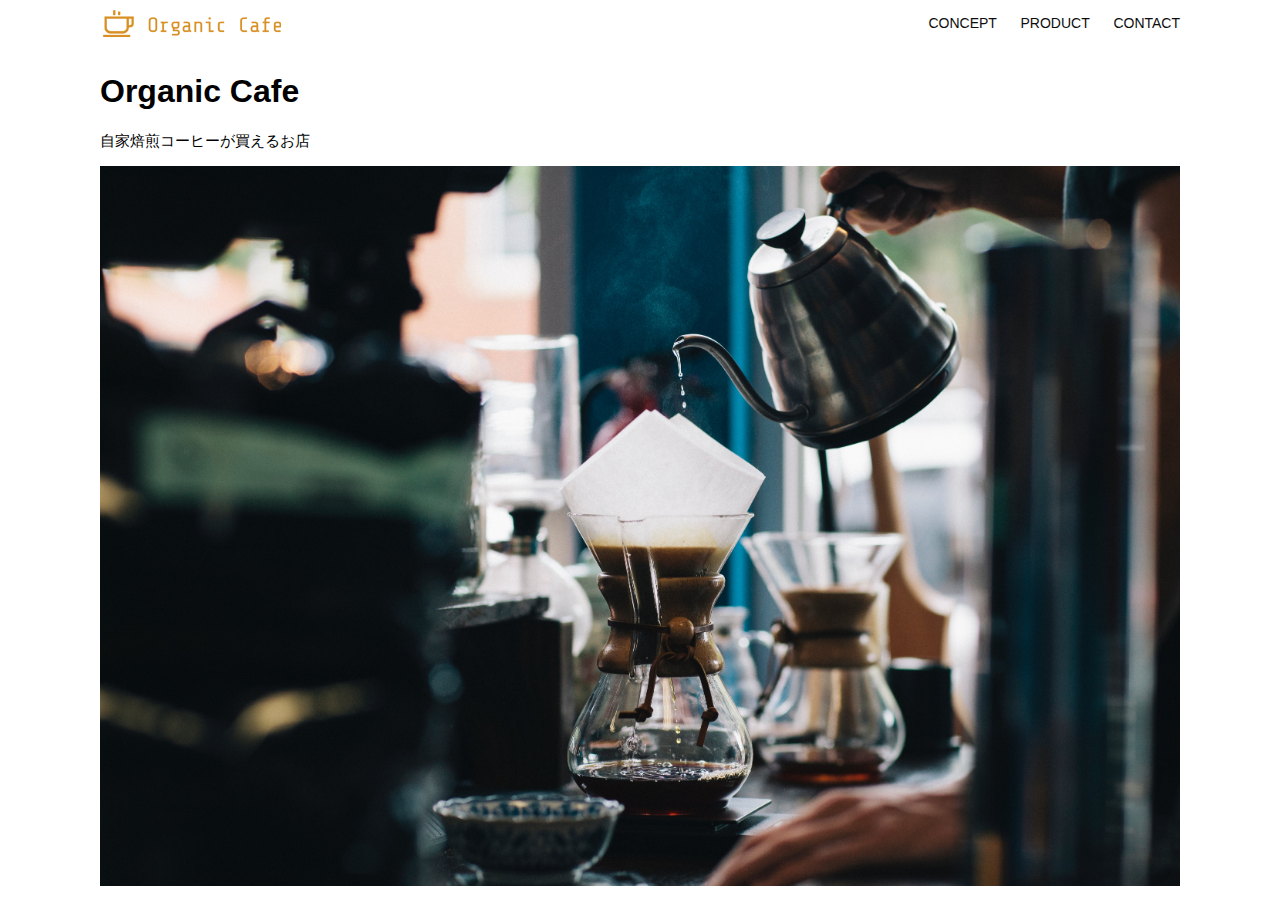
<file: kadai_013/index.html>
<!DOCTYPE html>
<html>
  <head>
    <title>Organic Cafe</title>
    <meta charset="UTF-8" />
    <meta
      name="description"
      content="自家焙煎のコーヒーがお家で楽しめるOrganic Cafe"
    />
    <meta name="viewport" content="width=device-width, initial-scale=1.0" />
    <link rel="stylesheet" href="style.css" />
  </head>
  <body>
    <!-- ヘッダー -->
    <header>
      <!-- ロゴ -->
      <a href="index.html" id="logo"
        ><img src="images/logo.png" alt="トップページに戻る"
      /></a>

      <!-- PC用ナビゲーション -->
      
      <nav id="nav-pc">
        <a href="index.html#concept">CONCEPT</a>
        <a href="index.html#product">PRODUCT</a>
        <a href="index.html#contact">CONTACT</a>
      </nav>

      <!-- ハンバーガーメニュー -->
      <img id="menu-sp" src="images/button-menu.png" alt="ナビゲーションを開く" onclick="document.getElementById('nav-sp').style.display = 'block'">
      <!--スマホ用ナビゲーション -->
      <nav id="nav-sp">
        <img id="close" src="images/button-close.png" alt="ナビゲーションを閉じる" onclick="document.getElementById('nav-sp').style.display = 'none'">
        <a id="logo-sp" href="index.html" onclick="document.getElementById('nav-sp').style.display = 'none'"><img src="images/logo-sp.png" alt="トップページに戻る"></a>
        <a class="menu" href="index.html#concept" onclick="document.getElementById('nav-sp').style.display = 'none'">CONCEPT</a>
        <a class="menu" href="index.html#product" onclick="document.getElementById('nav-sp').style.display = 'none'">PRODUCT</a>
        <a class="menu" href="index.html#contact" onclick="document.getElementById('nav-sp').style.display = 'none'">CONTACT</a>
      </nav>
      
    </header>
    <main>
      <article>
        <!-- メインビジュアル -->
        <section id="main-visual">
          <div id="main-message">
            <h1>Organic Cafe</h1>
            <p>自家焙煎コーヒーが買えるお店</p>
          </div>
          <img
            src="images/main-image.jpg"
            alt="コーヒーをハンドドリップで淹れる画像"
          />
        </section>
      </article>
    </main>
  </body>
</html>
</file>
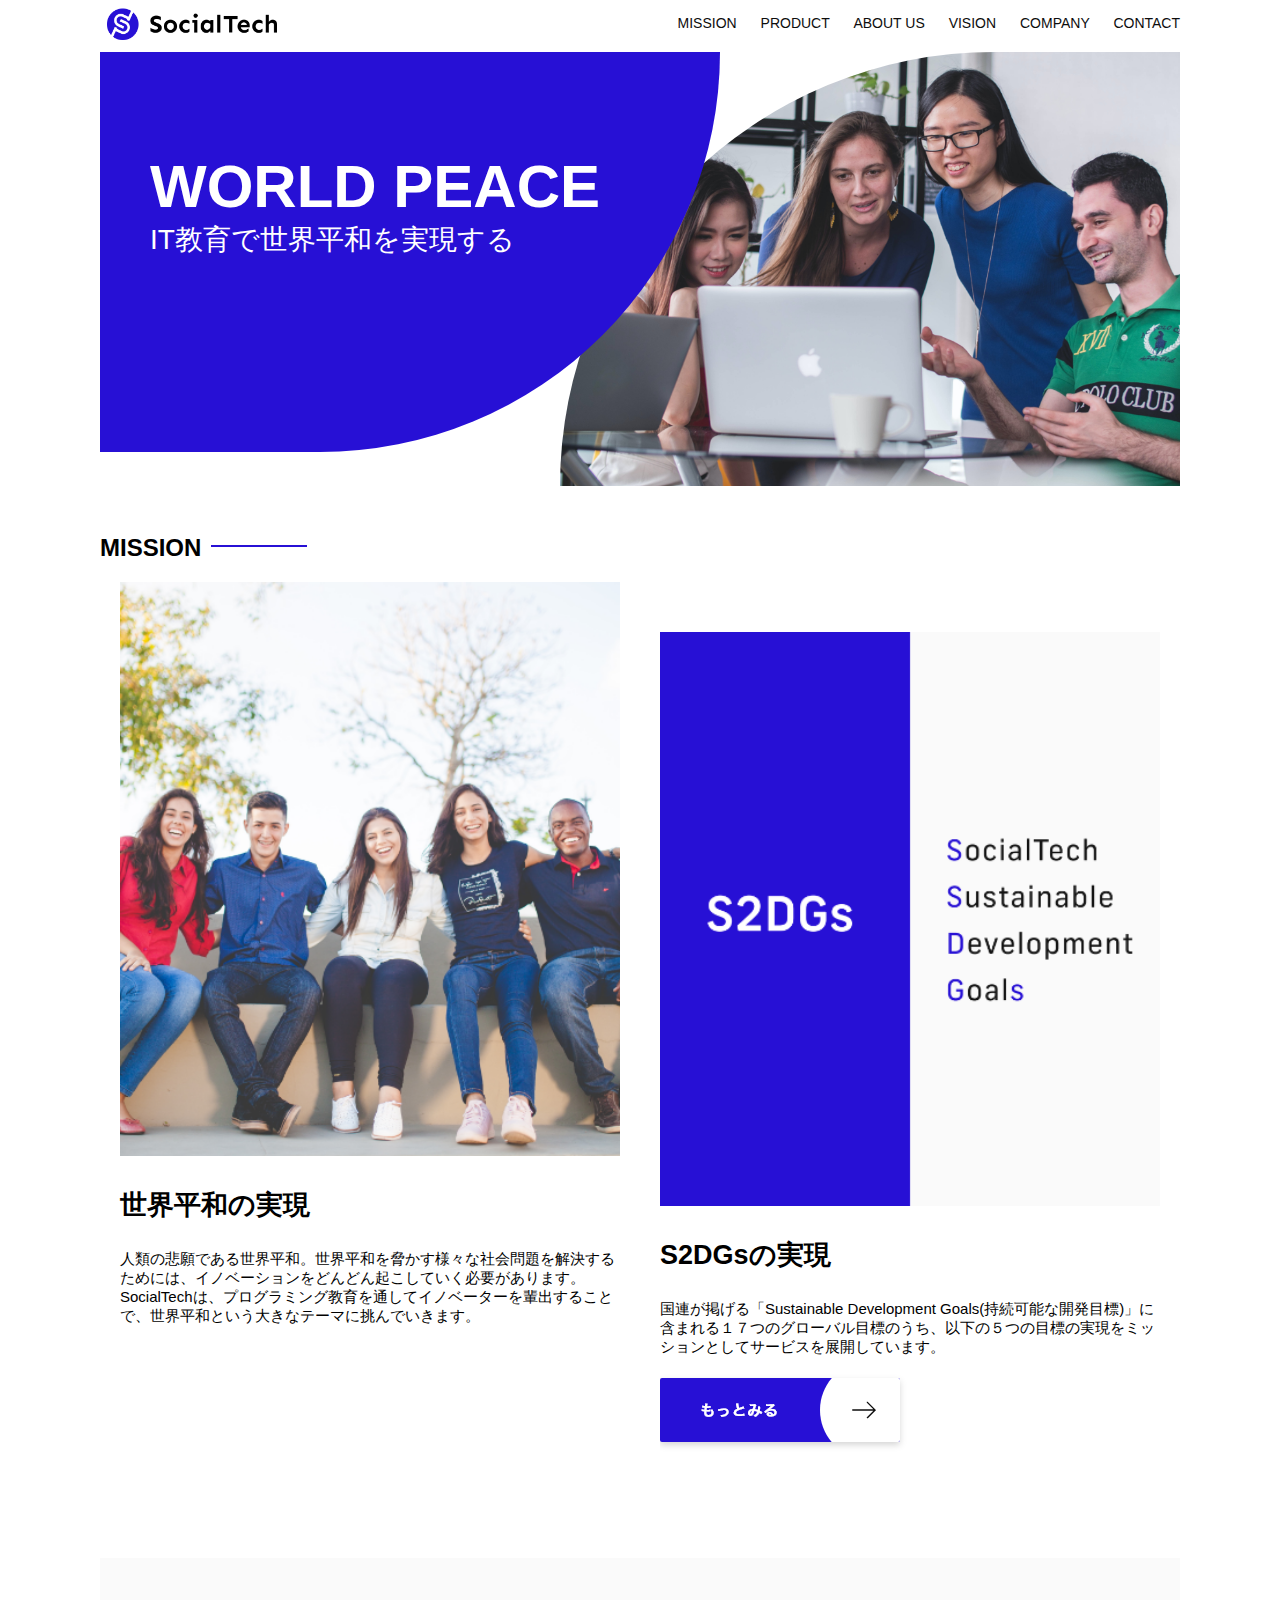
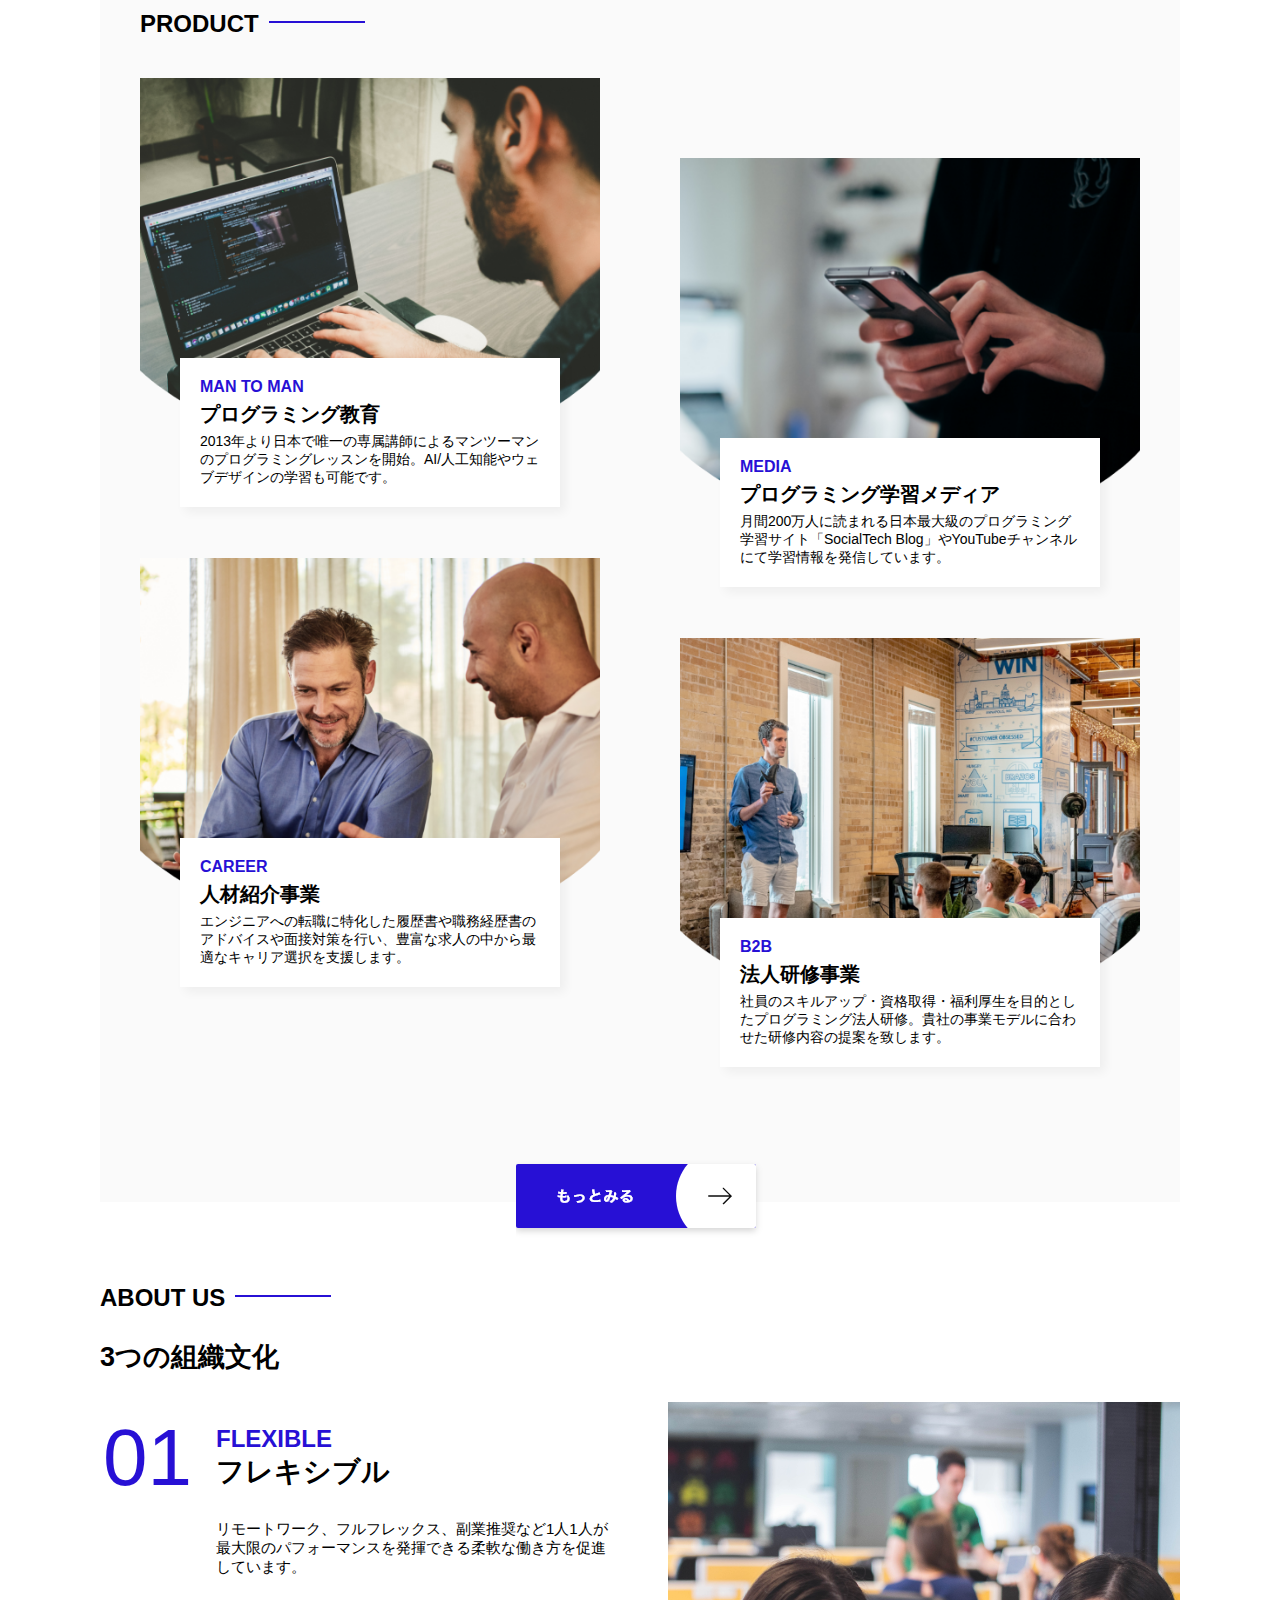
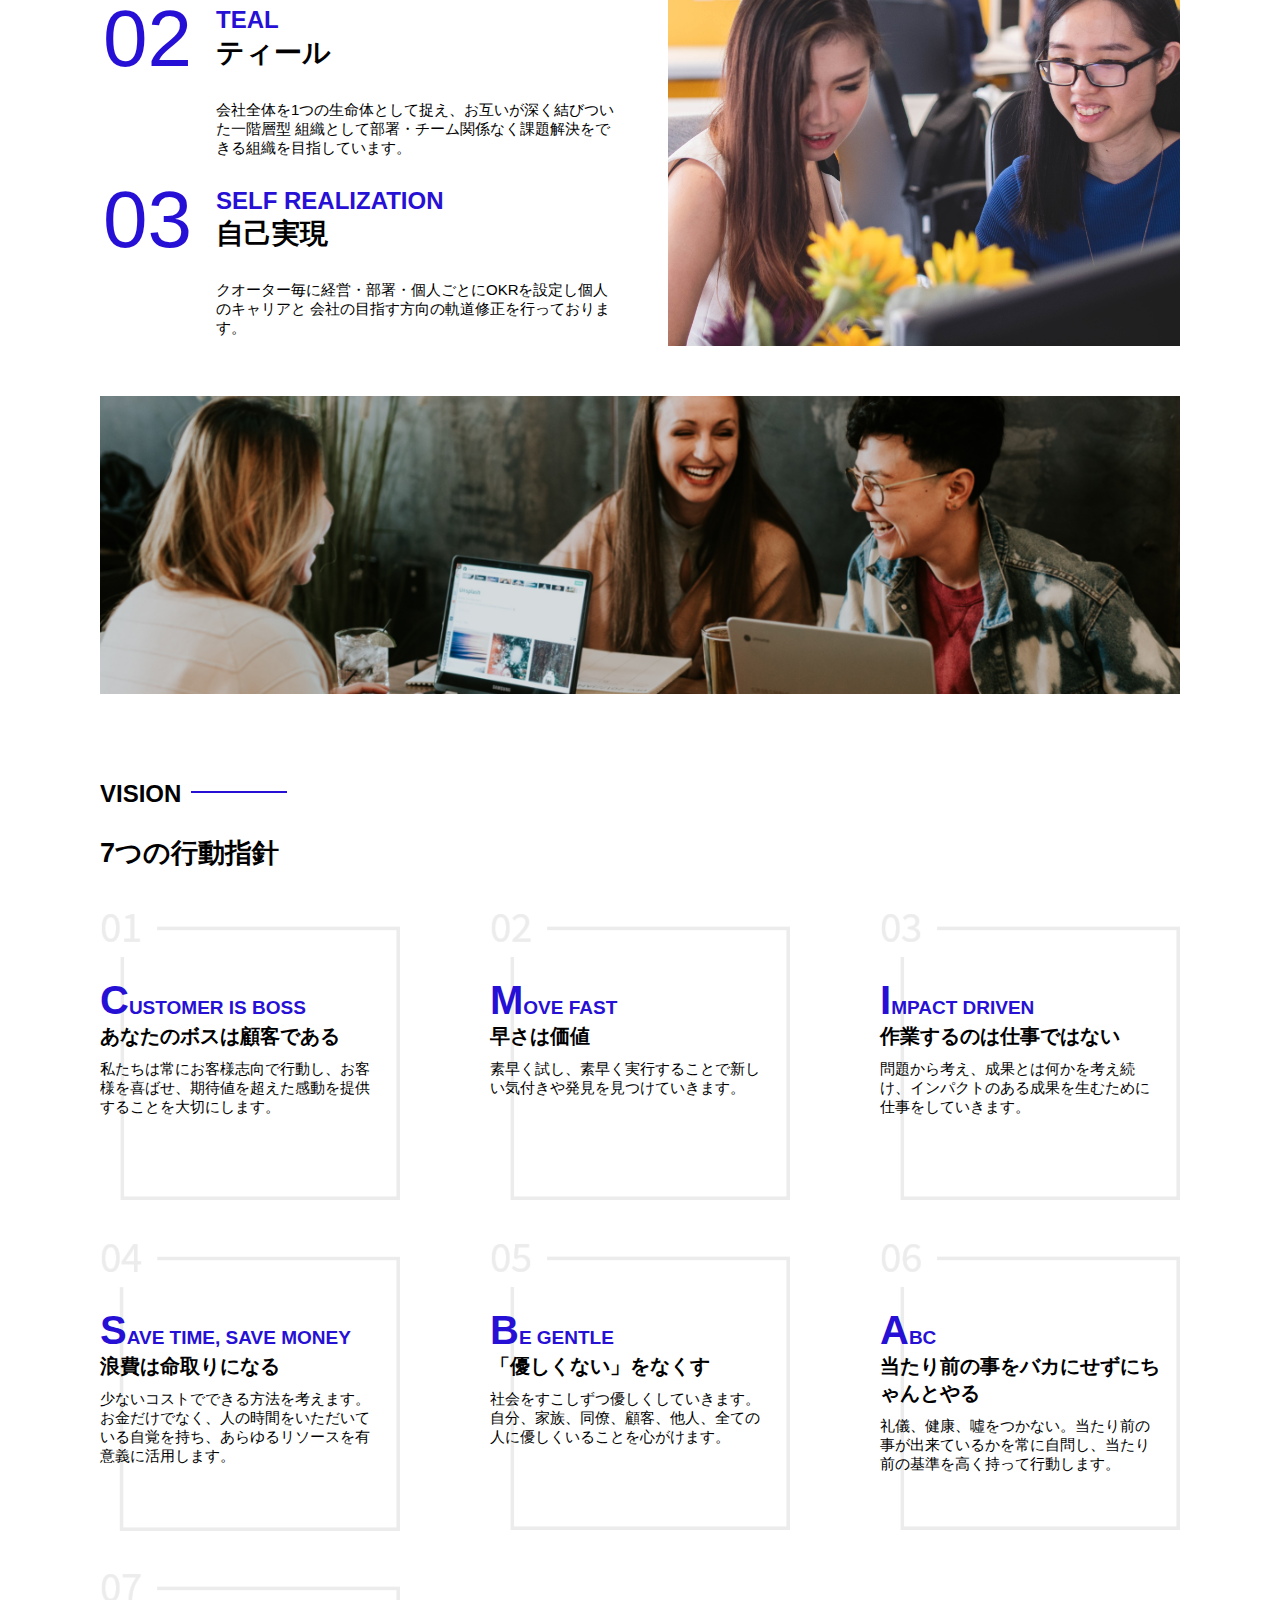
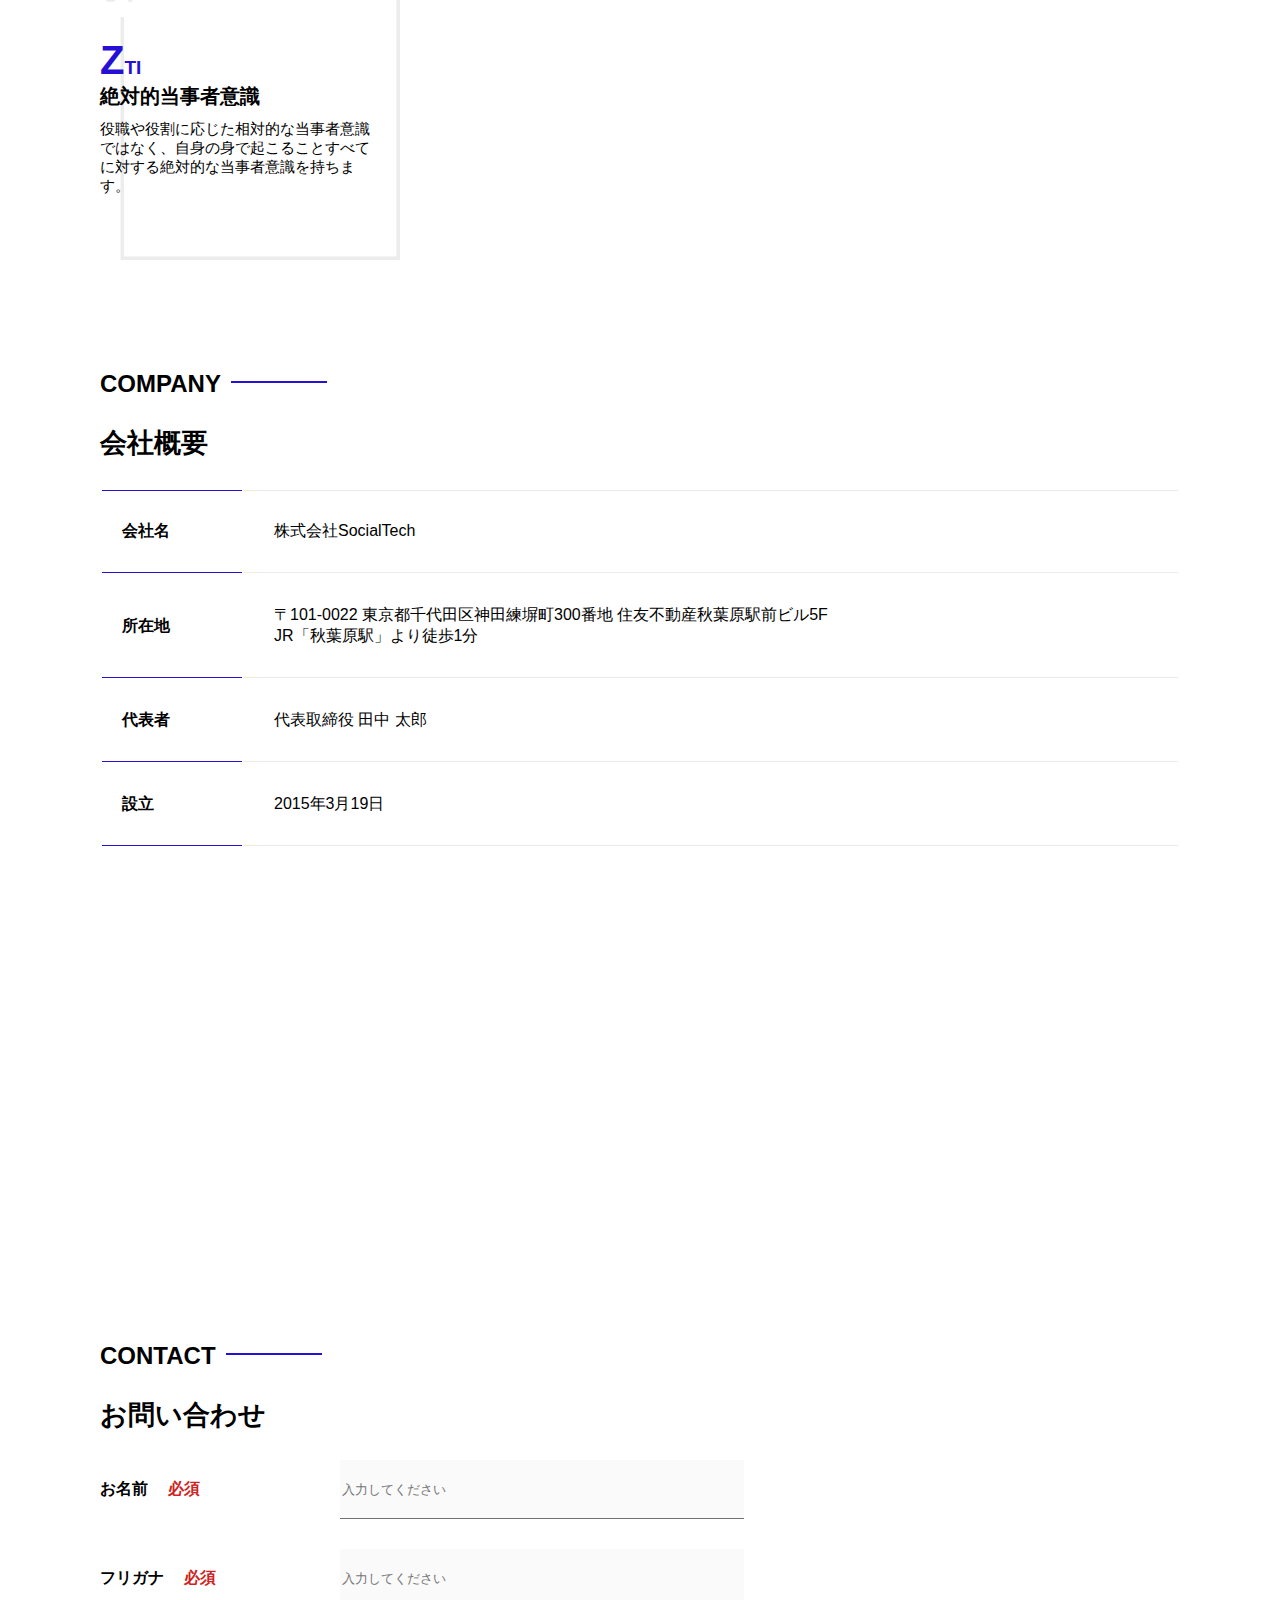
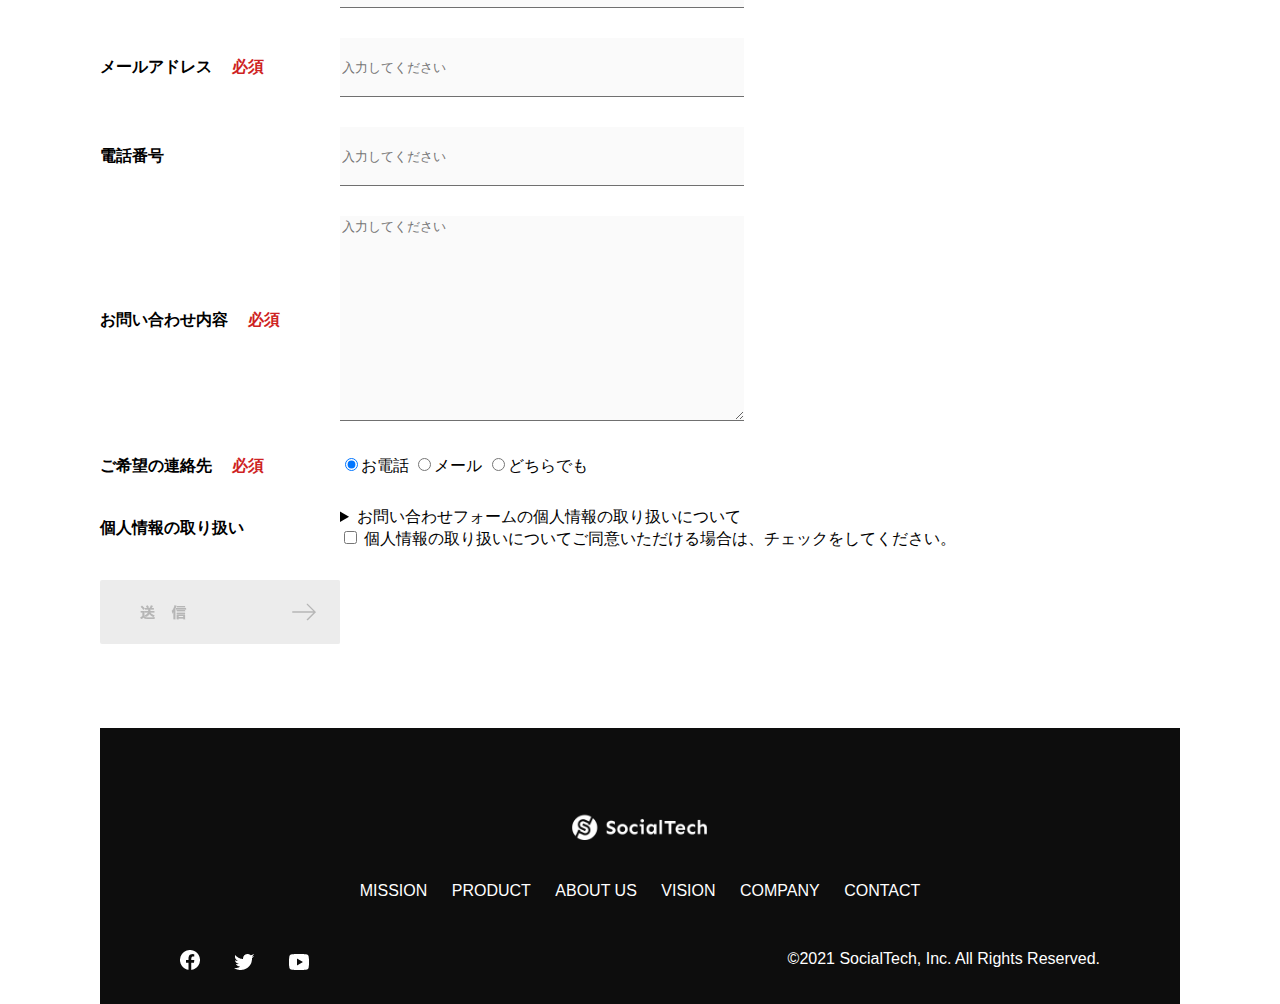
<file: kadai_tutorial_output/index.html>
<!DOCTYPE html>
<html>
  <head>
    <title>SocialTech</title>
    <meta charset="utf-8">
    <meta name="description" content="SocialTechはEdTech業界のリーディングカンパニーを目指します。">
    <meta name="viewport" content="width=device-width, initial-scale=1.0">
    <link rel="stylesheet" href="style.css">
  </head>

  <body>
    <!--ヘッダー-->
    <header>
      <!--ロゴ-->
      <a href="index.html" id="logo"><img src="images/logo.png" alt="トップページに戻る"></a>

      <!--PC用ナビゲーション-->
      <nav id="nav-pc">
        <a href="mission.html">MISSION</a>
        <a href="product.html">PRODUCT</a>
        <a href="index.html#aboutus">ABOUT US</a>
        <a href="index.html#vision">VISION</a>
        <a href="index.html#company">COMPANY</a>
        <a href="index.html#contact">CONTACT</a>
      </nav>

      <!-- スマホ用メニューボタン -->
      <img id="menu-sp" src="images/button-menu.png" alt="ナビゲーションを開く" onclick="document.getElementById('nav-sp').style.display = 'block'">

      <!-- スマホ用ナビゲーション -->
      <nav id="nav-sp">
        <img id="close" src="images/button-close.png" alt="ナビゲーションを閉じる" onclick="document.getElementById('nav-sp').style.display = 'none'">
        <a id="logo-sp" href="index.html" onclick="document.getElementById('nav-sp').style.display = 'none'"><img 
          src="images/logo-sp.png" alt="トップページに戻る"></a>
        <a class="menu" href="mission.html" onclick="document.getElementById('nav-sp').style.display = 'none'">MISSION</a>
        <a class="menu" href="product.html" onclick="document.getElementById('nav-sp').style.display = 'none'">PRODUCT</a>
        <a class="menu" href="index.html#aboutus" onclick="document.getElementById('nav-sp').style.display = 'none'">ABOUT
           US</a>
        <a class="menu" href="index.html#vision"
         onclick="document.getElementById('nav-sp').style.display = 'none'">VISION</a>
        <a class="menu" href="index.html#company"
         onclick="document.getElementById('nav-sp').style.display = 'none'">COMPANY</a>
        <a class="menu" href="index.html#contact"
         onclick="document.getElementById('nav-sp').style.display = 'none'">CONTACT</a>
      <div id="sns">
        <a href="https://www.facebook.com/sejuku2013"><img src="images/button-facebook.png" alt="Facebookのリンク"></a>
        <a href="https://twitter.com/samuraijuku"><img src="images/button-twitter.png" alt="Twitterのリンク"></a>
        <a href="https://www.youtube.com/channel/UCCFOQO5aDK0xXam4cUQXT8g"><img src="images/button-youtube.png" alt="YouTubeのリンク"></a>
        </div>
      </nav>
    </header>
    <main>
      <article>
        <!--メインビジュアル-->
        <section id="main-visual">
          <div id="main-message">
            <h1>WORLD PEACE</h1>
            <p>IT教育で世界平和を実現する</p>
          </div>
          <img src="images/index/index-main.png" alt="PCの周りに集まる多国籍の仲間たち">
        </section>
        <!--ミッション-->
        <section id="mission">
          <h2 class="index-h2">MISSION</h2>
          <div id="mission-flex">
            <div>
              <img id="mission-photo" src="images/index/index-mission.png" alt="屋外のベンチで写真を撮影する多国籍の仲間たち">
              <h3>世界平和の実現</h3>
              <p>
                人類の悲願である世界平和。世界平和を脅かす様々な社会問題を解決するためには、イノベーションをどんどん起こしていく必要があります。SocialTechは、プログラミング教育を通してイノベーターを輩出することで、世界平和という大きなテーマに挑んでいきます。
              </p>
            </div>
            <div>
              <img id="s2dgs" src="images/index/s2dgs.png" alt="S2DGs">
              <h3>S2DGsの実現</h3>
              <p>国連が掲げる「Sustainable Development Goals(持続可能な開発目標)」に含まれる１７つのグローバル目標のうち、以下の５つの目標の実現をミッションとしてサービスを展開しています。</p>
              <a href="mission.html">
                <img src="images/button-more.png" alt="もっとみる">
              </a>
            </div>
          </div>
        </section>
        <!--プロダクト-->
        <section id="product">
          <h2 class="index-h2">PRODUCT</h2>
          <div>
            <div id="product-left">
              <div>
                <img class="product-photo" src="images/index/index-mantoman.png" alt="PCでコードを書く男性">
                <div class="product-explain">
                  <span>MAN TO MAN</span>
                  <h3>プログラミング教育</h3>
                  <p>2013年より日本で唯一の専属講師によるマンツーマンのプログラミングレッスンを開始。AI/人工知能やウェブデザインの学習も可能です。</p>
                </div>
              </div>
              <div>
              <img class="product-photo" src="images/index/index-career.png" alt="笑顔で話し合う2人の男性">
              <div class="product-explain">
                <span>CAREER</span>
                <h3>人材紹介事業</h3>
                <p>エンジニアへの転職に特化した履歴書や職務経歴書のアドバイスや面接対策を行い、豊富な求人の中から最適なキャリア選択を支援します。</p>
              </div>
              </div>
            </div>
            <div id="product-right">
              <div>
                <img class="product-photo" src="images/index/index-media.png" alt="スマートフォンを操作する人">
                <div class="product-explain">
                  <span>MEDIA</span>
                  <h3>プログラミング学習メディア</h3>
                  <p>月間200万人に読まれる日本最大級のプログラミング学習サイト「SocialTech Blog」やYouTubeチャンネルにて学習情報を発信しています。</p>
                </div>
              </div>
              <div>
                <img class="product-photo" src="images/index/index-b2b.png" alt="講演中の男性とそれを聴く人々">
                <div class="product-explain">
                  <span>B2B</span>
                  <h3>法人研修事業</h3>
                  <p>社員のスキルアップ・資格取得・福利厚生を目的としたプログラミング法人研修。貴社の事業モデルに合わせた研修内容の提案を致します。</p>
                </div>
              </div>
            </div>
          </div>
          <div>
            <a id="product-more" href="product.html">
              <img src="images/button-more.png" alt="もっとみる">
            </a>
          </div>
        </section>
        <!-- ABOUT US -->
        <section id="aboutus">
          <h2 class="index-h2">ABOUT US</h2>
          <h3>3つの組織文化</h3>
          <div>
            <table class="culture-table">
              <tr>
                <td>
                  <span class="culture-num">01</span>
                </td>
                <td>
                  <span class="culture-en">FLEXIBLE</span>
                  <span class="culture-jp">フレキシブル</span>
                </td>
              </tr>
              <tr>
                <td>
                  <!-- 空のセル -->
                </td>
                <td>
                  <p class="culture-description">
                    リモートワーク、フルフレックス、副業推奨など1人1人が最大限のパフォーマンスを発揮できる柔軟な働き方を促進しています。
                  </p>
                </td>
              </tr>
              <tr>
                <td>
                  <span class="culture-num">02</span>
                </td>
                <td>
                  <span class="culture-en">TEAL</span>
                  <span class="culture-jp">ティール</span>
                </td>
              </tr>
              <tr>
                <td>
                  <!-- 空のセル -->
                </td>
                <td>
                  <p class="culture-description">
                    会社全体を1つの生命体として捉え、お互いが深く結びついた一階層型
                    組織として部署・チーム関係なく課題解決をできる組織を目指しています。
                  </p>
                </td>
              </tr>
              <tr>
                <td>
                  <span class="culture-num">03</span>
                </td>
                <td>
                  <span class="culture-en">SELF REALIZATION</span>
                  <span class="culture-jp">自己実現</span>
                </td>
              </tr>
              <tr>
                <td>
                  <!-- 空のセル -->
                </td>
                <td>
                  <p class="culture-description">
                    クオーター毎に経営・部署・個人ごとにOKRを設定し個人のキャリアと
                    会社の目指す方向の軌道修正を行っております。
                  </p>
                </td>
              </tr>
          </table>
          <img class="culture-img" src="images/index/index-aboutus1.png" alt="笑顔で話し合う2人の女性">
          </div>
          <img class="culture-img2" src="images/index/index-aboutus2.png" alt="笑顔で話し合う3人の男女">
        </section>
        <!-- VISION -->
        <section id="vision">
          <h2 class="index-h2">VISION</h2>
          <h3>7つの行動指針</h3>
          <div>
            <div class="vision-box">
              <img src="images/index/vision-01.png" alt="01">
              <span>
                <h4>CUSTOMER IS BOSS</h4>
                <h5>あなたのボスは顧客である</h5>
                <p>私たちは常にお客様志向で行動し、お客様を喜ばせ、期待値を超えた感動を提供することを大切にします。</p>
              </span>
            </div>
            <div class="vision-box">
              <img src="images/index/vision-02.png" alt="02">
              <span>
                <h4>MOVE FAST</h4>
                <h5>早さは価値</h5>
                <p>素早く試し、素早く実行することで新しい気付きや発見を見つけていきます。</p>
              </span>
            </div>
            <div class="vision-box">
              <img src="images/index/vision-03.png" alt="03">
              <span>
                <h4>IMPACT DRIVEN</h4>
                <h5>作業するのは仕事ではない</h5>
                <p>問題から考え、成果とは何かを考え続け、インパクトのある成果を生むために仕事をしていきます。</p>
              </span>
            </div>
            <div class="vision-box">
              <img src="images/index/vision-04.png" alt="04">
              <span>
                <h4>SAVE TIME, SAVE MONEY</h4>
                <h5>浪費は命取りになる</h5>
                <p>少ないコストでできる方法を考えます。お金だけでなく、人の時間をいただいている自覚を持ち、あらゆるリソースを有意義に活用します。</p>
              </span>
            </div>
            <div class="vision-box">
              <img src="images/index/vision-05.png" alt="05">
              <span>
                <h4>BE GENTLE</h4>
                <h5>「優しくない」をなくす</h5>
                <p>社会をすこしずつ優しくしていきます。自分、家族、同僚、顧客、他人、全ての人に優しくいることを心がけます。</p>
              </span>
            </div>
            <div class="vision-box">
              <img src="images/index/vision-06.png" alt="06">
              <span>
                <h4>ABC</h4>
                <h5>当たり前の事をバカにせずにちゃんとやる</h5>
                <p>礼儀、健康、噓をつかない。当たり前の事が出来ているかを常に自問し、当たり前の基準を高く持って行動します。</p>
              </span>
            </div>
            <div class="vision-box">
              <img src="images/index/vision-07.png" alt="07">
              <span>
                <h4>ZTI</h4>
                <h5>絶対的当事者意識</h5>
                <p>役職や役割に応じた相対的な当事者意識ではなく、自身の身で起こることすべてに対する絶対的な当事者意識を持ちます。</p>
              </span>
            </div>
          </div>
        </section>
        <!-- COMPANY -->
        <section id="company">
          <h2 class="index-h2">COMPANY</h2>
          <h3>会社概要</h3>
          <table id="company-table">
            <tr>
              <th class="tableheader-first">会社名</th>
              <td class="cell-first">株式会社SocialTech</td>
            </tr>
            <tr>
              <th class="tableheader">所在地</th>
              <td class="cell">〒101-0022 東京都千代田区神田練塀町300番地 住友不動産秋葉原駅前ビル5F<br>JR「秋葉原駅」より徒歩1分</td>
            </tr>
            <tr>
              <th class="tableheader">代表者</th>
              <td class="cell">代表取締役 田中 太郎</td>
            </tr>
            <tr>
              <th class="tableheader">設立</th>
              <td class="cell">2015年3月19日</td>
            </tr>
          </table>
          <iframe
          src="https://www.google.com/maps/embed?pb=!1m18!1m12!1m3!1d3240.068678112295!2d139.77207767462156!3d35.69992752894866!2m3!1f0!2f0!3f0!3m2!1i1024!2i768!4f13.1!3m3!1m2!1s0x60188fee13660e23%3A0x77137876edf742ac!2z5L2P5Y-L5LiN5YuV55Sj56eL6JGJ5Y6f6aeF5YmN44OT44Or!5e0!3m2!1sja!2sjp!4v1714267431633!5m2!1sja!2sjp"
          style="border: 0;" allowfullscreen="" loading="lazy">
          </iframe>
        </section>
        <!-- お問い合わせフォーム -->
        <section id="contact">
          <h2 class="index-h2">CONTACT</h2>
          <h3>お問い合わせ</h3>
          <form>
            <div>
              <div class="contact-heading">
                <lavel class="contact-label">お名前<span class="contact-span">必須</span></lavel>
              </div>
              <div>
                <input type="text" name="name" placeholder="入力してください" class="contact-textbox">
              </div>
            </div>
            <div>
              <div class="contact-heading">
                <label class="contact-label">フリガナ<span class="contact-span">必須</span></label>
              </div>
              <div>
              <input type="text" name="hurigane" placeholder="入力してください" class="contact-textbox">
            </div>
            </div>
            <div>
              <div class="contact-heading">
                <label class="contact-label">メールアドレス<span class="contact-span">必須</span></label>
              </div>
              <div>
                <input type="text" name="email" placeholder="入力してください" class="contact-textbox">
              </div>
            </div>
            <div>
              <div class="contact-heading">
                <label class="contact-label">電話番号</label>
              </div>
              <div>
                <input type="text" name="tel" placeholder="入力してください" class="contact-textbox">
              </div>
            </div>
            <div>
              <div class="contact-heading">
                <label class="contact-label">お問い合わせ内容<span class="contact-span">必須</span></label>
              </div>
              <div>
                <textarea class="contact-textarea" placeholder="入力してください" name="message"></textarea>
              </div>
            </div>
            <div>
              <div class="contact-heading">
                <label class="contact-label">ご希望の連絡先<span class="contact-span">必須</span></label>
              </div>
              <div>
                <input class="radiobutton" type="radio" value="tel" name="contact" checked><label>お電話</label>
                <input class="radiobutton" type="radio" value="mail" name="contact"><label>メール</label>
                <input class="radiobutton" type="radio" value="both" name="contact"><label>どちらでも</label>
              </div>
            </div>
            <div>
              <div class="contact-heading">
                <label class="contact-label">個人情報の取り扱い</label>
              </div>
              <div>
                <details>
                  <summary>お問い合わせフォームの個人情報の取り扱いについて</summary>
                  <div>
                    <span>１．組織の名称又は氏名</span><br>
                    株式会社SocialTech<br><br>
                    <span>２．個人情報保護管理者（若しくはその代理人）の氏名又は職名、所属及び連絡先
                      鈴木 一郎 コーポレート部</span><br>
                    メールアドレス：samurai@example.com<br>
                    TEL：03-1234-5678<br>
                    <span>３．個人情報の利用目的</span><br>
                   ・本サービス及び本サービスに関連する情報の提供又はそれらに関する連絡のため<br>
                   ・ユーザーの本人確認のため<br>
                   ・当社サービスのご案内のため<br>
                   ・当社の商品等の広告または宣伝（電子メールによるものを含むものとします。）<br><br>
                   <span>４．個人情報の取り扱い業務の委託</span><br>
                   個人情報の取扱業務の全部または一部を外部に業務委託する場合があります。<br>
                   その際、弊社は、個人情報を適切に保護できる管理体制を敷き実行していることを条件として<br>
                   委託先を厳選したうえで、機密保持契約を委託先と締結し、お客様の個人情報を厳密に管理させます。<br><br>
                   <span>５．個人情報の開示等の請求</span><br>
                   お客様は、弊社に対してご自身の個人情報の開示等（利用目的の通知、開示、内容の訂正・追加・削除、利用の停止または消去、第三者への提供の停止）に関して、当社問合わせ窓口に申し出ることができます。<br>
                   その際、弊社はお客様ご本人を確認させていただいたうえで、合理的な期間内に対応いたします。<br><br>
                   なお、個人情報に関する弊社問合わせ先は、次の通りです。<br><br>
                   株式会社SocialTech　個人情報問合せ窓口<br>
                   〒101-0022 東京都千代田区神田練塀町300番地 住友不動産秋葉原駅前ビル5F<br>
                   メールアドレス：samurai@example.com　TEL：03-1234-5678<br><br>
                   <span>６．個人情報を提供されることの任意性について</span><br><br>
                   お客様がご自身の個人情報を弊社に提供されるか否かは、お客様のご判断によりますが、もしご提供されない場合には、適切なサービスが提供できない場合がありますので予めご了承ください。
                  </div>
                </details>
                <input type="checkbox" name="agree">
                <span>個人情報の取り扱いについてご同意いただける場合は、チェックをしてください。</span>
              </div>
            </div>
            <input type="image" src="images/button-submit.png" alt="送信する">
          </form>
        </section>
      </article>
      <footer>
        <div id="footer-logo">
          <img src="images/logo-sp.png" alt="SocialTech">
        </div>
        <div id="footer-link">
          <a href="mission.html">MISSION</a>
          <a href="product.html">PRODUCT</a>
          <a href="index.html#aboutus">ABOUT US</a>
          <a href="index.html#vision">VISION</a>
          <a href="index.html#company">COMPANY</a>
          <a href="index.html#contact">CONTACT</a>
        </div>
        <div id="sns-footer">
          <a href="https://www.facebook.com/sejuku2013"><img src="images/button-facebook.png" alt="Facebookのリンク"></a>
          <a href="https://twitter.com/samuraijuku"><img src="images/button-twitter.png" alt="Twitterのリンク"></a>
          <a href="https://www.youtube.com/channel/UCCFOQO5aDK0xXam4cUQXT8g"><img src="images/button-youtube.png" alt="YouTubeのリンク"></a>
          <span id="copyright">&copy;2021 SocialTech, Inc. All Rights Reserved.</span>
        </div>
      </footer>
    </main>
  </body>
</html>
</file>
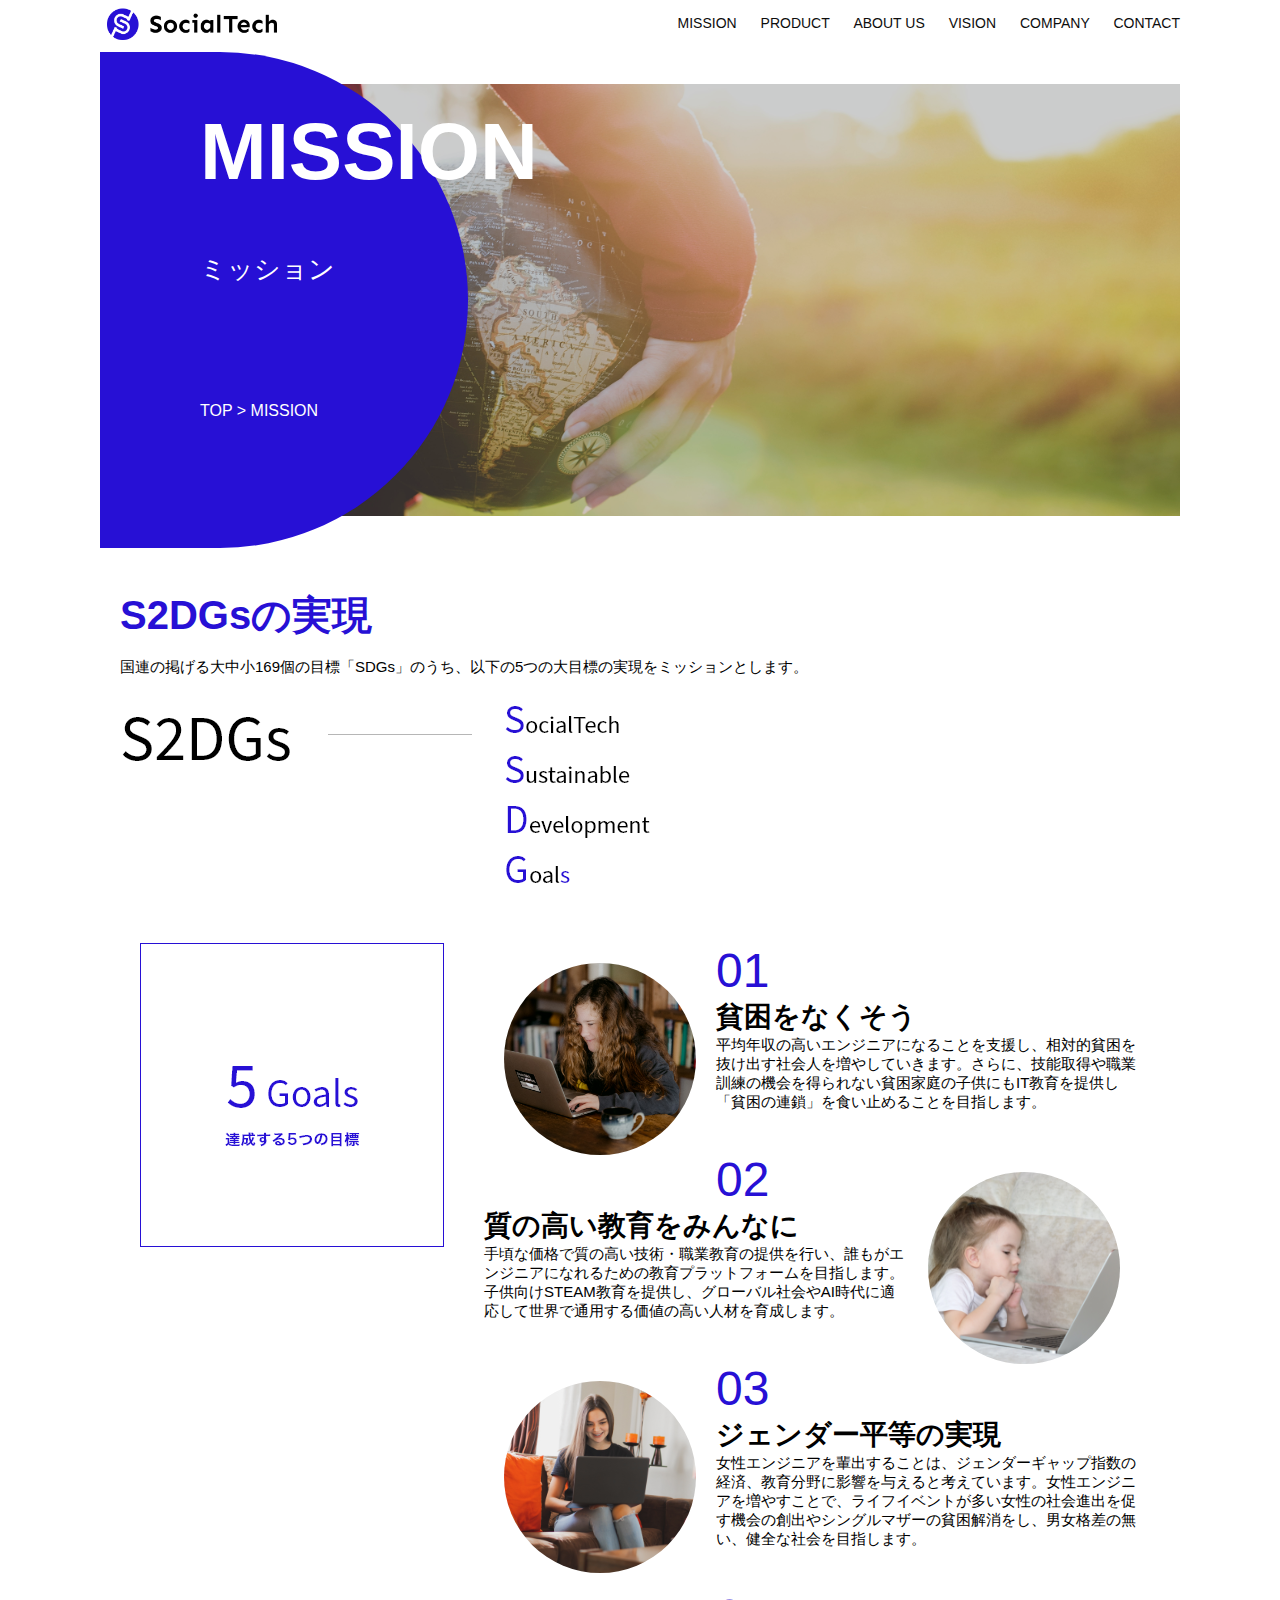
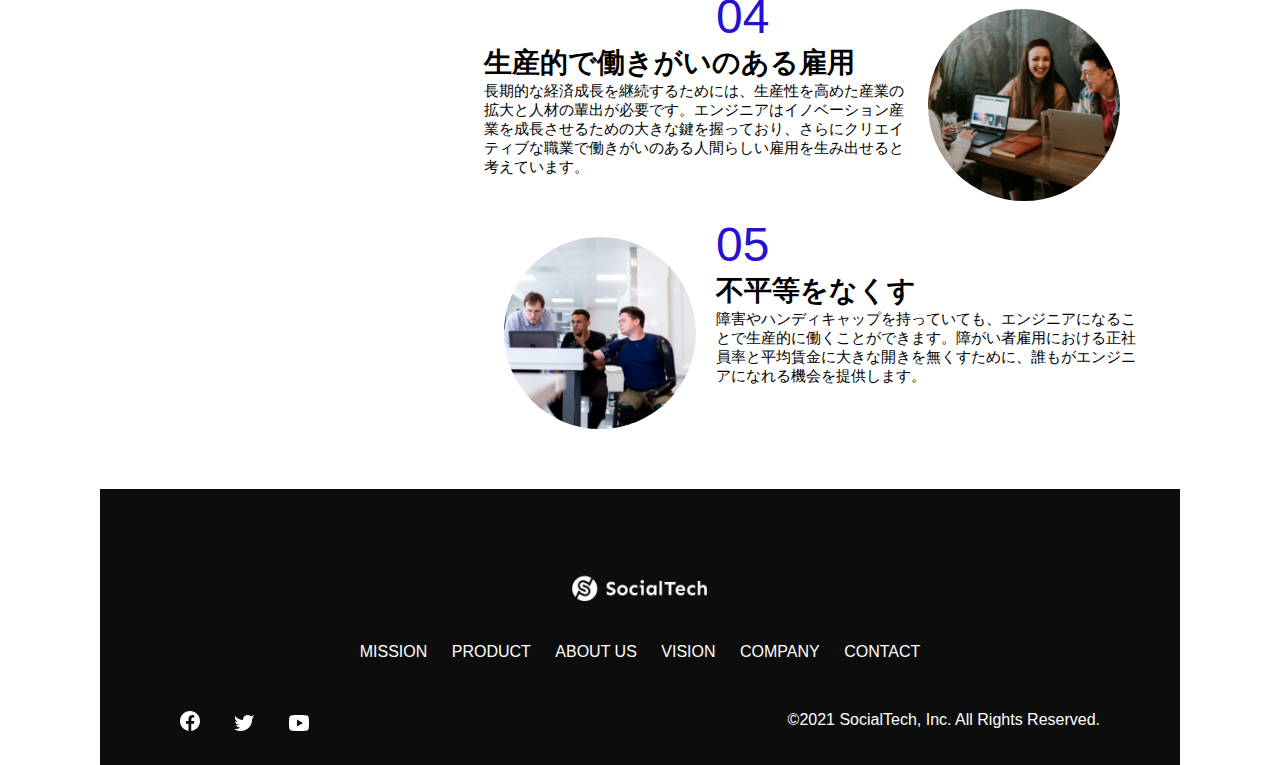
<file: kadai_tutorial_output/mission.html>
<!DOCTYPE html>
<html>
  <head>
    <title>SocialTech - MISSION ミッション -</title>
    <meta charset="utf-8">
    <meta name="description" content="SocialTechが目指す5つの目標 (S2DGs)を紹介します">
    <meta name="viewport" content="width=device-width, initial-scale=1.0">
    <link rel="stylesheet" href="style.css">
  </head>

  <body>
    <!--ヘッダー-->
    <header>
      <!--ロゴ-->
      <a href="index.html" id="logo"><img src="images/logo.png" alt="トップページに戻る"></a>

      <!--PC用ナビゲーション-->
      <nav id="nav-pc">
        <a href="mission.html">MISSION</a>
        <a href="product.html">PRODUCT</a>
        <a href="index.html#aboutus">ABOUT US</a>
        <a href="index.html#vision">VISION</a>
        <a href="index.html#company">COMPANY</a>
        <a href="index.html#contact">CONTACT</a>
      </nav>

      <!-- スマホ用メニューボタン -->
      <img id="menu-sp" src="images/button-menu.png" alt="ナビゲーションを開く" onclick="document.getElementById('nav-sp').style.display = 'block'">

      <!-- スマホ用ナビゲーション -->
      <nav id="nav-sp">
        <img id="close" src="images/button-close.png" alt="ナビゲーションを閉じる" onclick="document.getElementById('nav-sp').style.display = 'none'">
        <a id="logo-sp" href="index.html" onclick="document.getElementById('nav-sp').style.display = 'none'"><img 
          src="images/logo-sp.png" alt="トップページに戻る"></a>
        <a class="menu" href="mission.html" onclick="document.getElementById('nav-sp').style.display = 'none'">MISSION</a>
        <a class="menu" href="product.html" onclick="document.getElementById('nav-sp').style.display = 'none'">PRODUCT</a>
        <a class="menu" href="index.html#aboutus" onclick="document.getElementById('nav-sp').style.display = 'none'">ABOUT
           US</a>
        <a class="menu" href="index.html#vision"
         onclick="document.getElementById('nav-sp').style.display = 'none'">VISION</a>
        <a class="menu" href="index.html#company"
         onclick="document.getElementById('nav-sp').style.display = 'none'">COMPANY</a>
        <a class="menu" href="index.html#contact"
         onclick="document.getElementById('nav-sp').style.display = 'none'">CONTACT</a>
      <div id="sns">
        <a href="https://www.facebook.com/sejuku2013"><img src="images/button-facebook.png" alt="Facebookのリンク"></a>
        <a href="https://twitter.com/samuraijuku"><img src="images/button-twitter.png" alt="Twitterのリンク"></a>
        <a href="https://www.youtube.com/channel/UCCFOQO5aDK0xXam4cUQXT8g"><img src="images/button-youtube.png" alt="YouTubeのリンク"></a>
        </div>
      </nav>
    </header>
    <main>
      <article>
        <section id="mission-main">
          <div id="mission-title">
            <h1>MISSION</h1>
            <span>ミッション</span>
            <div>TOP > MISSION</div>
          </div>
        </section>
        <section id="mission-s2dgs">
          <h2 class="mission-h2">S2DGsの実現</h2>
          <p>国連の掲げる大中小169個の目標「SDGs」のうち、以下の5つの大目標の実現をミッションとします。</p>
          <img src="images/mission/mission-s2dgs.png" alt="S2DGs">
        </section>
        <section id="mission-5goals">
          <div>
            <img id="s2dgs-image" src="images/mission/mission-5goals.png" alt="5Goals">
          </div>
          <div>
            <div>
              <img class="fivegoals-image-left" src="images/mission/mission-5goals01.png" alt="PCを操作する女の子">
              <span class="fivegoals-number">01</span>
              <h3 class="fivegoals-h3">貧困をなくそう</h3>
              <p class="fivegoals-p">
                平均年収の高いエンジニアになることを支援し、相対的貧困を抜け出す社会人を増やしていきます。さらに、技能取得や職業訓練の機会を得られない貧困家庭の子供にもIT教育を提供し「貧困の連鎖」を食い止めることを目指します。
              </p>
            </div>

            <div>
              <img class="fivegoals-image-right" src="images/mission/mission-5goals02.png" alt="PCを見つめる小さい女の子">
              <span class="fivegoals-number">02</span>
              <h3 class="fivegoals-h3">質の高い教育をみんなに</h3>
              <p class="fivegoals-p">
                手頃な価格で質の高い技術・職業教育の提供を行い、誰もがエンジニアになれるための教育プラットフォームを目指します。子供向けSTEAM教育を提供し、グローバル社会やAI時代に適応して世界で通用する価値の高い人材を育成します。
              </p>
            </div>

            <div>
              <img class="fivegoals-image-left" src="images/mission/mission-5goals03.png" alt="PCを操作する女性">
              <span class="fivegoals-number">03</span>
              <h3 class="fivegoals-h3">ジェンダー平等の実現</h3>
              <p class="fivegoals-p">
                女性エンジニアを輩出することは、ジェンダーギャップ指数の経済、教育分野に影響を与えると考えています。女性エンジニアを増やすことで、ライフイベントが多い女性の社会進出を促す機会の創出やシングルマザーの貧困解消をし、男女格差の無い、健全な社会を目指します。
              </p>
            </div>

            <div>
              <img class="fivegoals-image-right" src="images/mission/mission-5goals04.png" alt="笑顔で話し合う3人の男女">
              <span class="fivegoals-number">04</span>
              <h3 class="fivegoals-h3">生産的で働きがいのある雇用</h3>
              <p class="fivegoals-p">
                長期的な経済成長を継続するためには、生産性を高めた産業の拡大と人材の輩出が必要です。エンジニアはイノベーション産業を成長させるための大きな鍵を握っており、さらにクリエイティブな職業で働きがいのある人間らしい雇用を生み出せると考えています。
              </p>
            </div>

            <div>
              <img class="fivegoals-image-left" src="images/mission/mission-5goals05.png" alt="障害を持つ男性が生き生きと働く様子">
              <span class="fivegoals-number">05</span>
              <h3 class="fivegoals-h3">不平等をなくす</h3>
              <p class="fivegoals-p">
                障害やハンディキャップを持っていても、エンジニアになることで生産的に働くことができます。障がい者雇用における正社員率と平均賃金に大きな開きを無くすために、誰もがエンジニアになれる機会を提供します。
              </p>
            </div>
          </div>
        </section>
        
      </article>
      <footer>
        <div id="footer-logo">
          <img src="images/logo-sp.png" alt="SocialTech">
        </div>
        <div id="footer-link">
          <a href="mission.html">MISSION</a>
          <a href="product.html">PRODUCT</a>
          <a href="index.html#aboutus">ABOUT US</a>
          <a href="index.html#vision">VISION</a>
          <a href="index.html#company">COMPANY</a>
          <a href="index.html#contact">CONTACT</a>
        </div>
        <div id="sns-footer">
          <a href="https://www.facebook.com/sejuku2013"><img src="images/button-facebook.png" alt="Facebookのリンク"></a>
          <a href="https://twitter.com/samuraijuku"><img src="images/button-twitter.png" alt="Twitterのリンク"></a>
          <a href="https://www.youtube.com/channel/UCCFOQO5aDK0xXam4cUQXT8g"><img src="images/button-youtube.png" alt="YouTubeのリンク"></a>
          <span id="copyright">&copy;2021 SocialTech, Inc. All Rights Reserved.</span>
        </div>
      </footer>
    </main>
  </body>

</html>
</file>
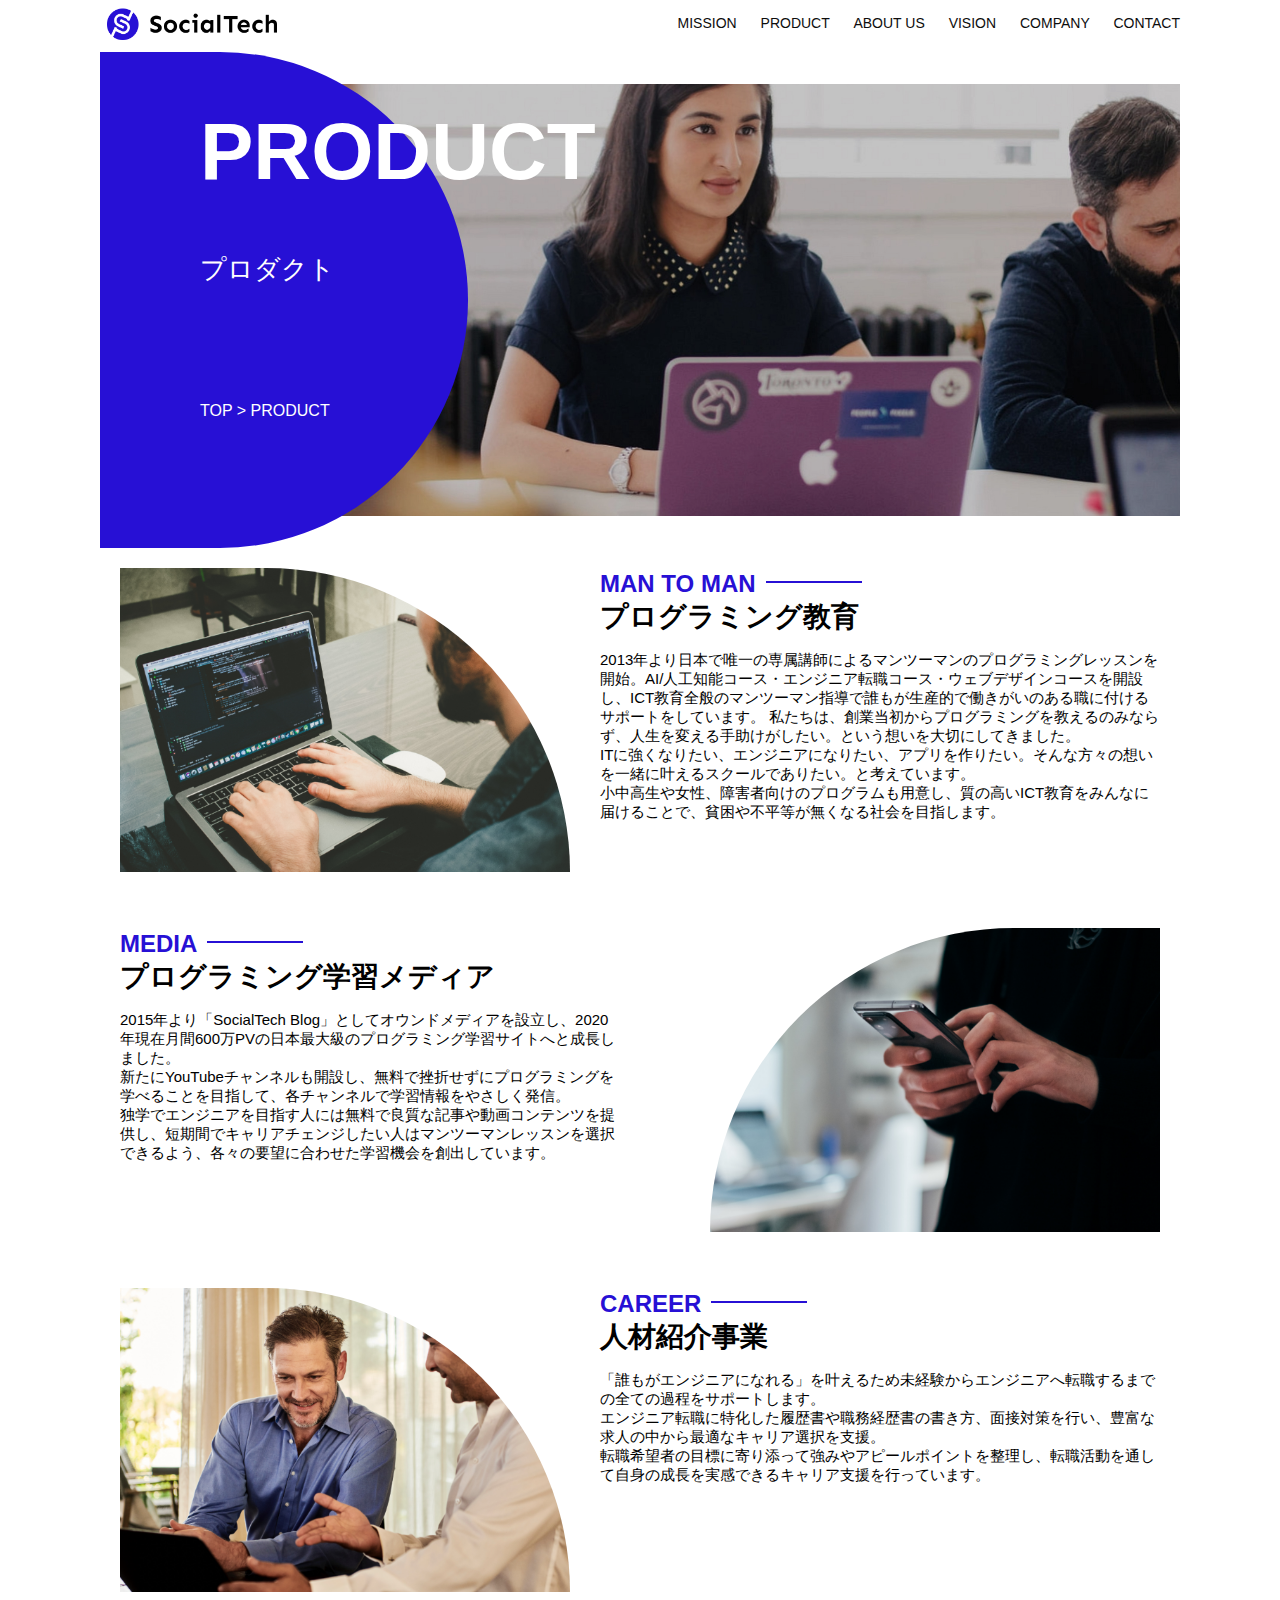
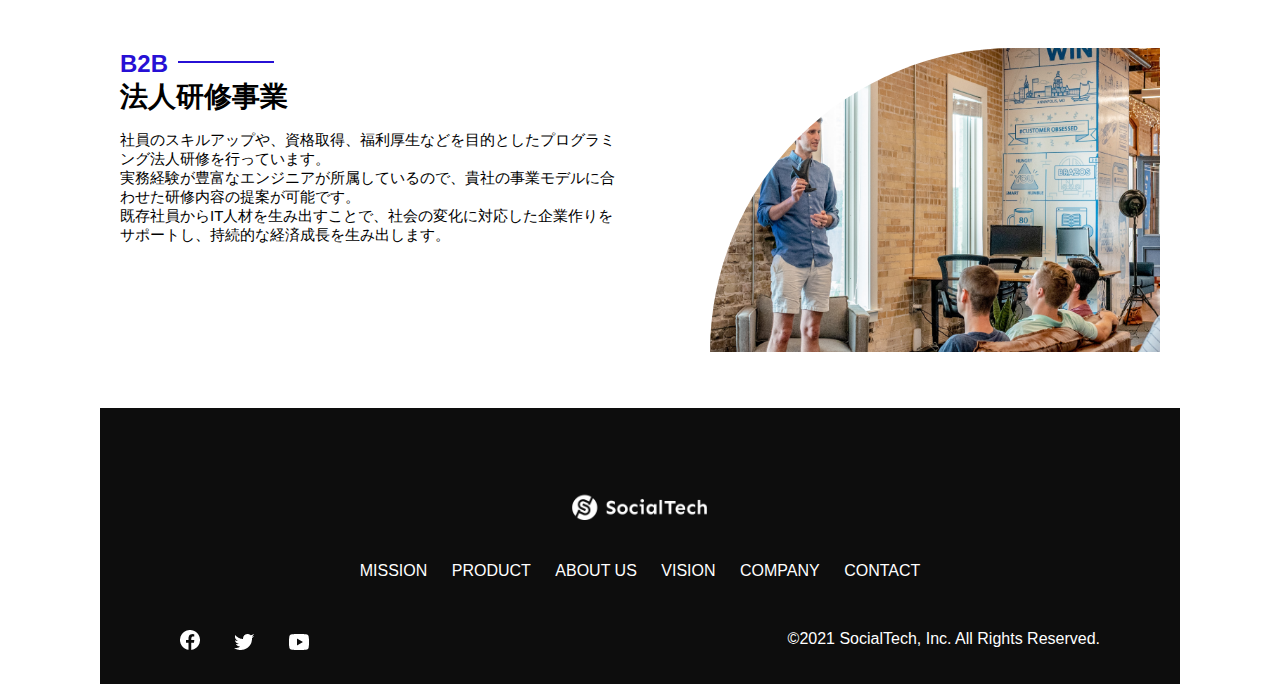
<file: kadai_tutorial_output/product.html>
<!DOCTYPE html>
<html>
  <head>
    <title>SocialTech -PRODUCT プロダクト-</title>
    <meta charset="utf-8">
    <meta name="description" content="SocialTechの4つのプロダクトを紹介します">
    <meta name="viewport" content="width=device-width, initial-scale=1.0">
    <link rel="stylesheet" href="style.css">
  </head>

  <body>
    <!--ヘッダー-->
    <header>
      <!--ロゴ-->
      <a href="index.html" id="logo"><img src="images/logo.png" alt="トップページに戻る"></a>

      <!--PC用ナビゲーション-->
      <nav id="nav-pc">
        <a href="mission.html">MISSION</a>
        <a href="product.html">PRODUCT</a>
        <a href="index.html#aboutus">ABOUT US</a>
        <a href="index.html#vision">VISION</a>
        <a href="index.html#company">COMPANY</a>
        <a href="index.html#contact">CONTACT</a>
      </nav>

      <!-- スマホ用メニューボタン -->
      <img id="menu-sp" src="images/button-menu.png" alt="ナビゲーションを開く" onclick="document.getElementById('nav-sp').style.display = 'block'">

      <!-- スマホ用ナビゲーション -->
      <nav id="nav-sp">
        <img id="close" src="images/button-close.png" alt="ナビゲーションを閉じる" onclick="document.getElementById('nav-sp').style.display = 'none'">
        <a id="logo-sp" href="index.html" onclick="document.getElementById('nav-sp').style.display = 'none'"><img 
          src="images/logo-sp.png" alt="トップページに戻る"></a>
        <a class="menu" href="mission.html" onclick="document.getElementById('nav-sp').style.display = 'none'">MISSION</a>
        <a class="menu" href="product.html" onclick="document.getElementById('nav-sp').style.display = 'none'">PRODUCT</a>
        <a class="menu" href="index.html#aboutus" onclick="document.getElementById('nav-sp').style.display = 'none'">ABOUT
           US</a>
        <a class="menu" href="index.html#vision"
         onclick="document.getElementById('nav-sp').style.display = 'none'">VISION</a>
        <a class="menu" href="index.html#company"
         onclick="document.getElementById('nav-sp').style.display = 'none'">COMPANY</a>
        <a class="menu" href="index.html#contact"
         onclick="document.getElementById('nav-sp').style.display = 'none'">CONTACT</a>
      <div id="sns">
        <a href="https://www.facebook.com/sejuku2013"><img src="images/button-facebook.png" alt="Facebookのリンク"></a>
        <a href="https://twitter.com/samuraijuku"><img src="images/button-twitter.png" alt="Twitterのリンク"></a>
        <a href="https://www.youtube.com/channel/UCCFOQO5aDK0xXam4cUQXT8g"><img src="images/button-youtube.png" alt="YouTubeのリンク"></a>
        </div>
      </nav>
    </header>
    <main>
      <article>
        <section id="product-main">
          <div id="product-title">
            <h1>PRODUCT</h1>
            <span>プロダクト</span>
            <div>TOP > PRODUCT</div>
          </div>
        </section>
        <section class="product-section1">
          <img src="images/product/product-mantoman.png" alt="PCでコードを書く男性">
          <div>
            <h2 class="product-h2">MAN TO MAN</h2>
            <h3 class="product-h3">プログラミング教育</h3>
            <p>
              2013年より日本で唯一の専属講師によるマンツーマンのプログラミングレッスンを開始。AI/人工知能コース・エンジニア転職コース・ウェブデザインコースを開設し、ICT教育全般のマンツーマン指導で誰もが生産的で働きがいのある職に付けるサポートをしています。
              私たちは、創業当初からプログラミングを教えるのみならず、人生を変える手助けがしたい。という想いを大切にしてきました。<br>ITに強くなりたい、エンジニアになりたい、アプリを作りたい。そんな方々の想いを一緒に叶えるスクールでありたい。と考えています。<br>小中高生や女性、障害者向けのプログラムも用意し、質の高いICT教育をみんなに届けることで、貧困や不平等が無くなる社会を目指します。
            </p>
          </div>
        </section>
        <section class="product-section2">
          <div>
            <h2 class="product-h2">MEDIA</h2>
            <h3 class="product-h3">プログラミング学習メディア</h3>
            <p>
              2015年より「SocialTech Blog」としてオウンドメディアを設立し、2020年現在月間600万PVの日本最大級のプログラミング学習サイトへと成長しました。<br>新たにYouTubeチャンネルも開設し、無料で挫折せずにプログラミングを学べることを目指して、各チャンネルで学習情報をやさしく発信。<br>独学でエンジニアを目指す人には無料で良質な記事や動画コンテンツを提供し、短期間でキャリアチェンジしたい人はマンツーマンレッスンを選択できるよう、各々の要望に合わせた学習機会を創出しています。
            </p>
          </div>
          <img src="images/product/product-media.png" alt="スマートフォンを操作する人">
        </section>
        <section class="product-section1">
          <img src="images/product/product-career.png" alt="笑顔で話し合う2人の男性">
          <div>
            <h2 class="product-h2">CAREER</h2>
            <h3 class="product-h3">人材紹介事業</h3>
            <p>
              「誰もがエンジニアになれる」を叶えるため未経験からエンジニアへ転職するまでの全ての過程をサポートします。<br>エンジニア転職に特化した履歴書や職務経歴書の書き方、面接対策を行い、豊富な求人の中から最適なキャリア選択を支援。<br>転職希望者の目標に寄り添って強みやアピールポイントを整理し、転職活動を通して自身の成長を実感できるキャリア支援を行っています。<br>
            </p>
          </div>
        </section>
        <section class="product-section2">
          <div>
            <h2 class="product-h2">B2B</h2>
            <h3 class="product-h3">法人研修事業</h3>
            <p>
              社員のスキルアップや、資格取得、福利厚生などを目的としたプログラミング法人研修を行っています。<br>実務経験が豊富なエンジニアが所属しているので、貴社の事業モデルに合わせた研修内容の提案が可能です。<br>既存社員からIT人材を生み出すことで、社会の変化に対応した企業作りをサポートし、持続的な経済成長を生み出します。
            </p>
          </div>
          <img src="images/product/product-b2b.png" alt="講演中の男性とそれを聴く人々">
        </section>
      </article>
      <footer>
        <div id="footer-logo">
          <img src="images/logo-sp.png" alt="SocialTech">
        </div>
        <div id="footer-link">
          <a href="mission.html">MISSION</a>
          <a href="product.html">PRODUCT</a>
          <a href="index.html#aboutus">ABOUT US</a>
          <a href="index.html#vision">VISION</a>
          <a href="index.html#company">COMPANY</a>
          <a href="index.html#contact">CONTACT</a>
        </div>
        <div id="sns-footer">
          <a href="https://www.facebook.com/sejuku2013"><img src="images/button-facebook.png" alt="Facebookのリンク"></a>
          <a href="https://twitter.com/samuraijuku"><img src="images/button-twitter.png" alt="Twitterのリンク"></a>
          <a href="https://www.youtube.com/channel/UCCFOQO5aDK0xXam4cUQXT8g"><img src="images/button-youtube.png" alt="YouTubeのリンク"></a>
          <span id="copyright">&copy;2021 SocialTech, Inc. All Rights Reserved.</span>
        </div>
      </footer>
    </main>
  </body>

</html>
</file>
<file: kadai_013/style.css>
/* PC、スマホ共通スタイル */
body {
  font-family: "Source Sans Pro", "Hiragino Kaku Gothic ProN", Meiryo, Arial,
    sans-serif;
}

p {
  font-size: 15px;
}

#main-visual>img {
  width: 100%;
}

/*================
PC用のスタイル 
=================*/
@media screen and (min-width: 768px) {
  /* 横幅設定 */
  body {
    max-width: 1080px;
    min-width: 960px;
    margin: 0 auto 0 auto;
  }

  /* ヘッダー */
  header {
    display: flex;
    justify-content: space-between;
  }

  /* ナビゲーションのレイアウト */
  #nav-pc {
    text-align: right;
    font-size: 14px;
    padding-top: 15px;
  }

  /* ナビゲーションのリンクの装飾設定 */
  #nav-pc>a {
    text-decoration: none;
    margin-left: 20px;
  }

  #nav-pc>a:link {
    color: #0d0d0d;
  }

  #nav-pc>a:visited {
    color: #0d0d0d;
  }

  #nav-pc>a:hover {
    color: #0d0d0d;
    text-decoration: underline;
  }

  #nav-pc>a:active {
    color: #0d0d0d;
  }
  #nav-sp{
    display: none;
  }
  #menu-sp{
    display: none
  }
}

/* スマートフォン用のスタイル */
@media screen and (max-width: 767px){
  body{
    min-width: 375px;
    margin: 0;
  }

  #nav-pc{
    display: none;
  }

  #menu-sp{
    float: right;
    padding: 0;
  }

/* スマホ用ナビゲーション */
#nav-sp{
  background-color: #ce933e;
  position: absolute;
  left: 0;
  top: 0;
  height: 100%;
  width: 100%;
  display: none;
  z-index: 100;
}

#close{
  position: absolute;
  top: 20px;
  right: 20px;
}

#logo-sp{
  margin: 80px 0 30px 20px;
}

#nav-sp > a{
  display: block;
}
#nav-sp > a:link{
  color: #ffffff;
}
#nav-sp > a:visited{
  color: #ffffff;
}
#nav-sp > a:hover{
  color: #ffffff;
  text-decoration: underline;
}
#nav-sp >a:active{
  color: #ffffff;
}
#nav-sp > .menu{
  text-decoration: none;
  display: block;
  margin: 0 20px 0 20px;
  height: 44px;
  font-size: 16px;
  background-image: url(images/arrow.png);
  background-repeat: no-repeat;
  background-position: right top;
}
}
</file>
<file: kadai_tutorial_output/style.css>
/*PC、スマホ共通スタイル*/
body{
  font-family: "Source Sans Pro", "Hiragino Kaku Gothic ProN", Meiryo, Arial, sans-serif;
}

p{
  font-size: 15px;
}

/*================
PC用のスタイル
================*/
@media screen and (min-width: 768px){
/* 横幅設定 */
body{
  max-width: 1080px;
  min-width: 900px;
  margin: 0 auto 0 auto;
}

/* ヘッダー*/
header{
  display: flex;
  justify-content: space-between;
}

/* ナビゲーションのレイアウト*/
#nav-pc{
  font-size: 14px;
  padding-top: 15px;
}

/* ナビゲーションのリンクの装飾設定 */
#nav-pc > a{
  text-decoration: none;
  margin-left: 20px;
}
#nav-pc > a:link{
  color: #0d0d0d;
}
#nav-pc > a:visited{
  color: #0d0d0d;
}
#nav-pc > a:hover{
  color: #0d0d0d;
  text-decoration: underline;
}
#nav-pc > a:active{
  color: #0d0d0d;
}

/* スマホ用ナビを非表示 */
#nav-sp,
#menu-sp{
  display: none;
}

/* メインビジュアル */
#main-visual{
  position: relative;
  height: 400px;
}

#main-message{
  position: absolute;
  top: 0;
  left: 0;
  background-color: #2710d5;
  color: #ffffff;
  border-radius: 0 0 476px 0;
  max-width: 620px;
  height: 100%;
  width: 100%;
  z-index: 11;
}

#main-message > h1{
  font-size: 60px;
  font-weight: bold;
  margin: 100px 0 0 50px;
}
#main-message > p{
  font-size: 28px;
  margin: 0 0 0 50px;
}

#main-visual > img{
  max-width: 620px;
  border-radius: 476px 0 0 0;
  position: absolute;
  top: 0;
  right: 0;
  z-index: 10;
}

/* 見出し */
h2{
  margin: 40px 0 0 0;
}

h2::after{
  content: url("images/line.png");
  margin-left: 10px;
}

h3{
  font-size: 27px;
}

/* ミッション */
#mission{
  margin: 80px auto 80px auto;
  width: 100%;
}

#mission-flex{
  width: 100%;
  display: flex;
}

#mission-flex > div{
  width: 50%;
  margin: 20px;
}

#mission-photo{
  width: 100%;
}

#s2dgs{
  margin-top: 50px;
  width: 100%;
}

/* プロダクト */
#product{
  background-color: #fafafa;
  margin: 80px 0 80px 0;
  padding: 10px 40px 0px 40px;
}

/* 外枠 */
#product > div{
  margin-top: 40px;
  display: flex;
}

/* 左のカラム */
#product-left{
  width: 50%;
  margin-right: 20px;
}

/* 右のカラム */
#product-right{
  width: 50%;
  margin-left: 20px;
  margin-top: 80px;
}

/* 画像＋説明の枠 */
#product-left > div{
  position: relative;
  height: 480px;
  margin-right: 20px;
}
#product-right > div{
  position: relative;
  height: 480px;
  margin-left: 20px;
}

/* 画像 */
.product-photo{
  width: 100%;
}

/* 説明文の枠 */
.product-explain{
  background-color: #ffffff;
  position: absolute;
  left: 0;
  top: 280px;
  margin: 0 40px 0 40px;
  padding: 20px;
  box-shadow: 5px 5px 10px rgba(0, 0, 0, 0.05);
}

/* 説明文の英語 */
.product-explain > span{
  color: #2710d5;
  font-weight: bold;
  font-size: 16px;
  margin: 0;
}

/* 説明文の見出し */
.product-explain > h3{
  font-size: 20px;
  margin: 5px 0 5px 0;
}

/* 説明文 */
.product-explain > p{
  font-size: 14px;
  margin: 0;
}

/* 「もっとみる」ボタン */
#product-more{
  margin: 0 auto -42px auto;
}

/* ABOUT US */
#aboutus{
  margin: 80px auto 80px auto;
}

/* 3つの組織文化と画像を入れる枠 */
#aboutus > div{
  display: flex;
}

/* 画像 */
.culture-img{
  width: 100%;
  align-self: flex-start;
}

.culture-img2{
  margin-top: 50px;
  width: 100%;
}

/* 3つの組織文化の表 */
.culture-table{
  margin-right: 50px;
}

/* 番号 */
.culture-num{
  font-size: 80px;
  color: #2710d5;
  margin: 0 20px 0 0;
}

/* 組織文化英語 */
.culture-en{
  color: #2710d5;
  font-weight: bold;
  font-size: 24px;
  display: block;
}

/* 組織文化日本語 */
.culture-jp{
  font-size: 28px;
  font-weight: bold;
}

/* 説明文 */
.culture-description{
  margin: 0;
}

/* ビジョン */
#vision{
  margin: 80px auto 80px auto;
}

/* セクション内の外枠 */
#vision > div{
  width: 100%;
  display: flex;
  justify-content: space-between;
  flex-wrap: wrap;
}

/* 7つの行動指針 */
.vision-box{
  width: 300px;
  height: 300px;
  margin-bottom: 30px;
  position: relative;
}

.vision-box > img{
  width: 100%;
  height: auto;
  position: absolute;
  top: 0;
  left: 0;
  z-index: 30;
}

.vision-box > span{
  position: absolute;
  top: 0;
  left: 0;
  z-index: 31;
  margin-right: 20px;
}

.vision-box > span > h4{
color: #2710d5;
font-size: 19px;
margin: 80px 0 0 0;
}

.vision-box > span > h4::first-letter{
  font-size: 40px;
}

.vision-box > span > h5{
  font-size: 20px;
  margin: 0 0 0 0;
}

.vision-box > span > p{
  margin: 10px 0 0 0;
}

/* 会社概要 */
#company{
  margin: 80px auto 80px auto;
}

#company-table{
  width: 100%;
}

.tableheader{
  text-align: left;
  padding: 20px;
  border-bottom-color: #2710d5;
  border-bottom-width: 1px;
  border-bottom-style: solid;
  width: 100px;
}

.tableheader-first{
  text-align: left;
  padding: 20px;
  border-bottom-color: #2710d5;
  border-bottom-width: 1px;
  border-bottom-style: solid;
  border-top-color: #2710d5;
  border-top-width: 1px;
  border-top-style: solid;
  width: 100px;
}

.cell{
  padding: 30px;
  border-bottom-color: #ececec;
  border-bottom-width: 1px;
  border-bottom-style: solid;
}

.cell-first{
  padding: 30px;
  border-bottom-color: #ececec;
  border-bottom-width: 1px;
  border-bottom-style: solid;
  border-top-color: #ececec;
  border-top-width: 1px;
  border-top-style: solid;
}

#company > iframe{
  width: 100%;
  height: 368px;
  margin-top: 40px;
}

/* お問い合わせ */
#contact{
  margin: 80px auto 80px auto;
}

/* 外枠 */
#contact > form >div{
  display: flex;
  flex-direction: row;
  flex-wrap: wrap;
  padding-bottom: 30px;
}

/* 左列の見出し */
.contact-heading{
  width: 240px;
  align-self: center;
}
/* 見出しのラベル */
.contact-label{
  font-weight: bold;
}
/* 必須 */
.contact-span{
  color: #ce2222;
  margin: 0 0 0 20px;
  font-weight: bold;
}

/* テキストボックス */
.contact-textbox{
  border-top: 0;
  border-left: 0;
  border-right: 0;
  border-bottom-width: 1px;
  border-bottom-color: #707070;
  border-bottom-style: solid;
  background-color: #fafafa;
  width: 400px;
  height: 56px;
}
/* お問い合わせ内容のテキストエリア */
.contact-textarea{
  border-top: 0;
  border-left: 0;
  border-right: 0;
  border-bottom-width: 1px;
  border-bottom-color: #707070;
  border-bottom-style: solid;
  background-color: #fafafa;
  width: 400px;
  height: 200px;
}

/* 個人情報の取り扱い */
details{
  width: 700px;
}
details > div{
  background-color: #fafafa;
  padding: 20px;
}
details > div span{
  font-weight: bold;
}

/* フッター */
footer{
  background-color: #0d0d0d;
  text-align: center;
  padding: 80px 80px 30px 80px;
}

#footer-logo{
  margin-bottom: 30px;
}

#footer-link{
  margin-bottom: 50px;
}
#footer-link > a{
  text-decoration: none;
  margin: 10px;
}
#footer-link > a:link{
  color: #ffffff;
}
#footer-link > a:visited{
  color: #ffffff;
}
#footer-link > a:hover{
  color: #ffffff;
  text-decoration: underline;
}
#footer-link > a:active{
  color: #ffffff;
}

#sns-footer{
  text-align: left;
  width: 100%;
}

#sns-footer > a{
  margin-right: 30px;
}

#copyright{
  color: #ffffff;
  float: right;
}

/* mission.html用スタイル */
/* ミッションのメインビジュアル */
#mission-main{
  height: 496px;
  width: 100%;
  background-image: url(images/mission/mission-main.png);
  background-repeat: no-repeat;
  background-position-y: center;
}

#mission-title{
  background-color: #2710d5;
  width: 368px;
  color: #ffffff;
  height: 496px;
  border-radius: 0 248px 248px 0;
  position: relative;
}

#mission-title > h1{
  position: absolute;
  top: 0;
  left: 100px;
  font-size: 80px;
}

#mission-title > span{
  position: absolute;
  top: 200px;
  left: 100px;
  font-size: 26px;
}

#mission-title > div{
  position: absolute;
  top: 350px;
  left: 100px;
  font-size: 16px;
}

#mission-s2dgs{
  width: 100%;
  margin: 20px;
}

.mission-h2{
  color: #2710d5;
  font-size: 40px;
}

.mission-h2::after{
  content: none;
}

#mission-5goals{
  margin: 20px;
  display: flex;
}

#mission-5goals > div{
  flex-grow: 1;
  padding: 20px;
}

#mission-5goals > div > div{
  margin-bottom: 40px;
}

.fivegoals-image-right{
  float: right;
  margin: 20px;
}

.fivegoals-image-left{
  float: left;
  margin: 20px;
}

.fivegoals-number{
  color: #2710d5;
  font-size: 48px;
  margin: 0;
}

.fivegoals-h3{
  font-size: 28px;
  margin: 0;
}

.fivegoals-p{
  margin: 0;
}

/* プロダクトページ */
#product-main{
  height: 496px;
  width: 100%;
  background-image: url(images/product/product-main.png);
  background-repeat: no-repeat;
  background-position-y: center;
}

#product-title{
  background-color: #2710d5;
  width: 368px;
  color: #ffffff;
  height: 496px;
  border-radius: 0 248px 248px 0;
  position: relative;
}

#product-title > h1{
  position: absolute;
  top: 0;
  left: 100px;
  font-size: 80px;
}

#product-title > span{
  position: absolute;
  top: 200px;
  left: 100px;
  font-size: 26px;
}

#product-title >div{
  position: absolute;
  top: 350px;
  left: 100px;
  font-size: 16px;
}

/* セクション１ */
.product-section1{
  position: relative;
  margin: 20px;
  height: 340px;
}

.product-section1 >img{
  position: absolute;
  top: 0;
  left: 0;
  width: 450px;
  margin: 0 40px 30px 0;
  border-radius: 0 432px 0 0;
}

.product-section1 > div{
  position: absolute;
  top: 0;
  left: 480px;
}

/* セクション２ */
.product-section2{
  position: relative;
  margin: 20px;
  height: 340px;
}

.product-section2 > img{
  position: absolute;
  top: 0;
  right: 0;
  width: 450px;
  margin: 0 0 30px 40px;
  border-radius: 432px 0 0 0;
}

.product-section2 > div{
  width: 500px;
  position: absolute;
  top: 0;
  left: 0;
}

.product-h2{
  color: #2710d5;
  font-size: 24px;
  margin: 0;
}

.product-h3{
  font-size: 28px;
  margin: 0;
}
}

/*====================
スマートフォン用のスタイル
====================*/
@media screen and (max-width: 767px){
  body{
    min-width: 375px;
    margin: 0;
  }

  /* PC用のナビゲーションを表示 */
  #nav-pc{
    display: none;
  }

  /* ハンバーガーメニュー */
  #menu-sp{
    float: right;
    padding: 0;
  }

/* スマホ用ナビゲーションの表示切替 */
/* 初期状態、レイアウトと非表示設定 */
#nav-sp{
  background-color: #2710d5;
  position: absolute;
  left: 0;
  top: 0;
  height: 100%;
  width: 100%;
  display: none;
  z-index: 100;
}

/* ボタン */
#close{
  position: absolute;
  top: 20px;
  right: 20px;
}

/* ナビゲーションメニュー用ロゴ */
#logo-sp{
  margin: 80px 0 30px 20px;
}

/* ナビゲーションのリンクの装飾設定 */
#nav-sp > a{
  display: block;
}
#nav-sp > a:link{
  color: #ffffff;
}
#nav-sp > a:visited{
  color: #ffffff;
}
#nav-sp > a:hover{
  color: #ffffff;
  text-decoration: underline;
}
#nav-sp > a:active{
  color: #ffffff;
}
#nav-sp > .menu{
  text-decoration: none;
  display: block;
  margin: 0 20px 0 20px;
  height: 44px;
  font-size: 16px;
  background-image: url(images/arrow.png);
  background-repeat: no-repeat;
  background-position: right top;
}
#sns{
  position: absolute;
  bottom: 20px;
  left: 20px;
}
#sns > a{
  margin-right: 30px;
}

/* メインビジュアル */
#main-visual{
  position: relative;
  height: 470px;
  width: 100%;
  overflow: hidden;
}
#main-visual > div{
  position: absolute;
  top: 0;
  left: 0;
  background-color: #2710d5;
  color: white;
  border-radius: 0 0 476px 0;
  text-align: center;
  height: 280px;
  width: 100%;
  z-index: 11;
}
#main-visual > div h1{
  font-size: 28px;
  margin: 90px 0 0 0;
}
#main-visual > div > p{
  margin: 0;
}
#main-visual > img{
  width: 100%;
  border-radius: 476px 0 0 0;
  z-index: 10;
  position: absolute;
  bottom: 0;
  right: 0;
}

/* 見出し */
h2::after{
  content: url(images/line.png);
  margin-left: 10px;
}

h3{
  font-size: 24px;
  margin: 10px 0 0 0;
}

/* ミッション */
#mission{
  margin: 20px;
}

#mission-photo{
  width: 100%;
}

#s2dgs{
  width: 100%;
}

/* プロダクト */
#product{
  background-color: #fafafa;
  padding-top: 10px;
}

#product h2{
  margin-left: 20px;
}

/* 外枠 */
/* 左右のカラム　スマホでは縦並び */
#product-left,
#product-right{
  margin-right: 20px;
  margin-left: 20px;
}

/* 画像＋説明の枠 */
#product-left > div,
#product-right > div{
  position: relative;
  height: 540px;
}

/* 説明文の枠 */
.product-explain{
  background-color: #ffffff;
  position: absolute;
  left: 0;
  bottom: 50px;
  padding: 20px;
  box-shadow: 5px 5px 10px rgba(0, 0, 0, 0.05);
}

.product-explain > span{
  color: #2710d5;
  font-weight: bold;
  font-size: 16px;
  margin: 0;
}

.product-explain > h3{
  margin: 10px 0 10px 0;
}

/* 画像 */
.product-photo{
  width: 100%;
}

#product-more > img{
  margin: 0 0 -42px 20px;
}

/* ABOUT US */
#aboutus{
  margin: 80px 20px 80px 20px
}

#aboutus > div{
  display: flex;
  flex-direction: column;
}

.culture-table{
  width: 100%;
  padding-right: 20px;
  order: 2;
}

.culture-img{
  width: 100%;
  order: 1;
}

.culture-img2{
  width: 100%;
}

.culture-num{
  font-size: 80px;
  color: #2710d5;
}

.culture-en{
  color: #2710d5;
  font-weight: bold;
  font-size: 24px;
  display: block;
}

.culture-jp{
  display: block;
}

.culture-description{
  margin: 0;
}

/* ビジョン */
#vision{
  margin: 80px 20px 80px 20px;
}

.vision-box{
  width: 300px;
  height: 300px;
  margin-bottom: 30px;
  position: relative;
}

.vision-box > img{
  width: 100%;
  height: auto;
  position: absolute;
  top: 0;
  left: 0;
  z-index: 30;
}

.vision-box > span{
  position: absolute;
  top: 0;
  left: 0;
  z-index: 31;
  margin-right: 20px;
}

.vision-box > span > h4{
  color: #2710d5;
  font-size: 19px;
  margin: 60px 0 0 0;
}

.vision-box > span > h5{
  font-size: 20px;
  margin: 0 0 0 0;
}

.vision-box > span > p{
  margin: 10px 0 0 0;
}

/* 会社概要 */
#company{
  margin: 0 20px 0 20px;
}

#company > h3{
  margin-bottom: 20px;
}

#company > table{
  width: 100%;
}

.tableheader-first{
  text-align: left;
  padding: 20px;
  border-bottom-color: #2710d5;
  border-bottom-width: 1px;
  border-bottom-style: solid;
  border-top-color: #2710d5;
  border-top-width: 1px;
  border-top-style: solid;
  width: 50px;
}

.tableheader{
  text-align: left;
  padding: 20px;
  border-bottom-color: #2710d5;
  border-bottom-width: 1px;
  border-bottom-style: solid;
  width: 50px;
}

.cell{
  padding: 20px;
  border-bottom-color: #ececec;
  border-bottom-width: 1px;
  border-bottom-style: solid;
}

.cell-first{
  padding: 20px;
  border-bottom-color: #ececec;
  border-bottom-width: 1px;
  border-bottom-style: solid;
  border-top-color: #ececec;
  border-top-width: 1px;
  border-top-style: solid;
}

#company > iframe{
  width: 100%;
  height: 240px;
  margin: 40px 0 0 0;
}

/* お問い合わせ */
#contact{
  margin: 80px 20px 80px 20px;
}

#contact > h3{
  margin-bottom: 20px;
}

#contact > form > div{
  margin-bottom: 20px;
}

.contact-heading{
  margin-bottom: 20px;
}

/* ラベル */
.contact-label{
  font-weight: bold;
}

/* 必須 */
.contact-span{
  color: #ce2222;
  margin: 0 0 0 20px;
  font-weight: bold;
}

.contact-textbox{
  height: 56px;
  border-top: 0;
  border-left: 0;
  border-right: 0;
  background-color: #fafafa;
  border-bottom-color: #707070;
  border-bottom-width: 1px;
  border-style: solid;
  min-width: 300px;
  width: 100%;
}

.contact-textarea{
  height: 150px;
  border-top: 0;
  border-left: 0;
  border-right: 0;
  background-color: #fafafa;
  width: 100%;
}

.radiobutton{
  margin-bottom: 20px;
}

.radiobutton + label::after{
  content: "\A";
  white-space: pre;
}

/* フッター */
footer{
  background-color: #0d0d0d;
  padding: 30px 20px 50px 20px;
}

#footer-logo{
  margin-bottom: 30px;
}

#footer-link{
  margin-bottom: 50px;
}
#footer-link > a{
  text-decoration: none;
  margin: 0 20px 30px 0;
  display: block;
  background-image: url(images/arrow.png);
  background-repeat: no-repeat;
  background-position: right top;
}
#footer-link > a:link{
  color: #ffffff;
}
#footer-link > a:visited{
  color: #ffffff;
}
#footer-link > a:hover{
  color: #ffffff;
  text-decoration: underline;
}
#footer-link > a:active{
  color: #ffffff;
}

#sns-footer > a{
  margin-right: 30px;
}

#copyright{
  font-size: 12px;
  display: block;
  margin-top: 30px;
  color: #ffffff;
}

/* mission.html用スタイル */
/* ミッションのメインビジュアル */
#mission-main{
  height: 256px;
  width: 100%;
  background-image: url(images/mission/mission-main.png);
  background-repeat: no-repeat;
  background-position-y: center;
  background-size: auto 208px;
}

#mission-title{
  background-color: #2710d5;
  width: 136px;
  color: #ffffff;
  height: 256px;
  border-radius: 0 248px 248px 0;
  position: relative;
}

#mission-title > h1{
  position: absolute;
  top: 0;
  left: 20px;
  font-size: 40px;
}

#mission-title > span{
  position: absolute;
  top: 110px;
  left: 20px;
  font-size: 18px;
}

#mission-title > div{
  position: absolute;
  top: 180px;
  left: 20px;
  font-size: 13px;
}

/* ミッションページ　S2DGSの設定 */
#mission-s2dgs{
  margin: 20px;
}

.mission-h2{
  color: #2710d5;
  font-size: 38px;
  margin: 0px;
}

.mission-h2::after{
  content: none;
}

#mission-s2dgs > img{
  width: 100%;
}

/* ミッションページ　5Goalsの設定 */
#mission-5goals{
  margin: 20px;
}

#mission-5goals > div > div{
  margin-bottom: 40px;
}

#s2dgs-image{
  width: 100%;
}

.fivegoals-image-right{
  margin: 20px auto 20px auto;
  display: block;
}

.fivegoals-image-left{
  margin: 20px auto 20px auto;
  display: block;
}

.fivegoals-number{
  color: #2710d5;
  font-size: 48px;
  margin: 0;
}

.fivegoals-h3{
  font-size: 28px;
  margin: 0;
}

.fivegoals-p{
  margin: 0;
}

/* プロダクトページ */
#product-main{
  height: 256px;
  width: 100%;
  background-image: url(images/product/product-main.png);
  background-repeat: no-repeat;
  background-position-y: center;
  background-size: auto 208px;
}

#product-title{
  background-color: #2710d5;
  width: 136px;
  color: #ffffff;
  height: 256px;
  border-radius: 0 248px 248px 0;
  position: relative;
}

#product-title > h1{
  position: absolute;
  top: 0;
  left: 20px;
  font-size: 40px;
}

#product-title > span{
position: absolute;
top: 110px;
left: 20px;
font-size: 18px;
}

#product-title > div{
  position: absolute;
  top: 180px;
  left: 20px;
  font-size: 13px;
}

.product-section1{
  margin: 20px;
}

.product-section1 > img{
  width: 100%;
  border-radius: 0 300px 0 0;
}

.product-section2{
  margin: 20px;
  display: flex;
  flex-direction: column;
}

.product-section2 > img{
order: 1;
width: 100%;
border-radius: 300px 0 0 0;
}

.product-section2 > div{
  order: 2;
}

.product-h2{
  color: #2710d5;
  font-size: 24px;
  margin: 0;
}

.product-h3{
  font-size: 28px;
  margin: 0;
}
}
</file>
